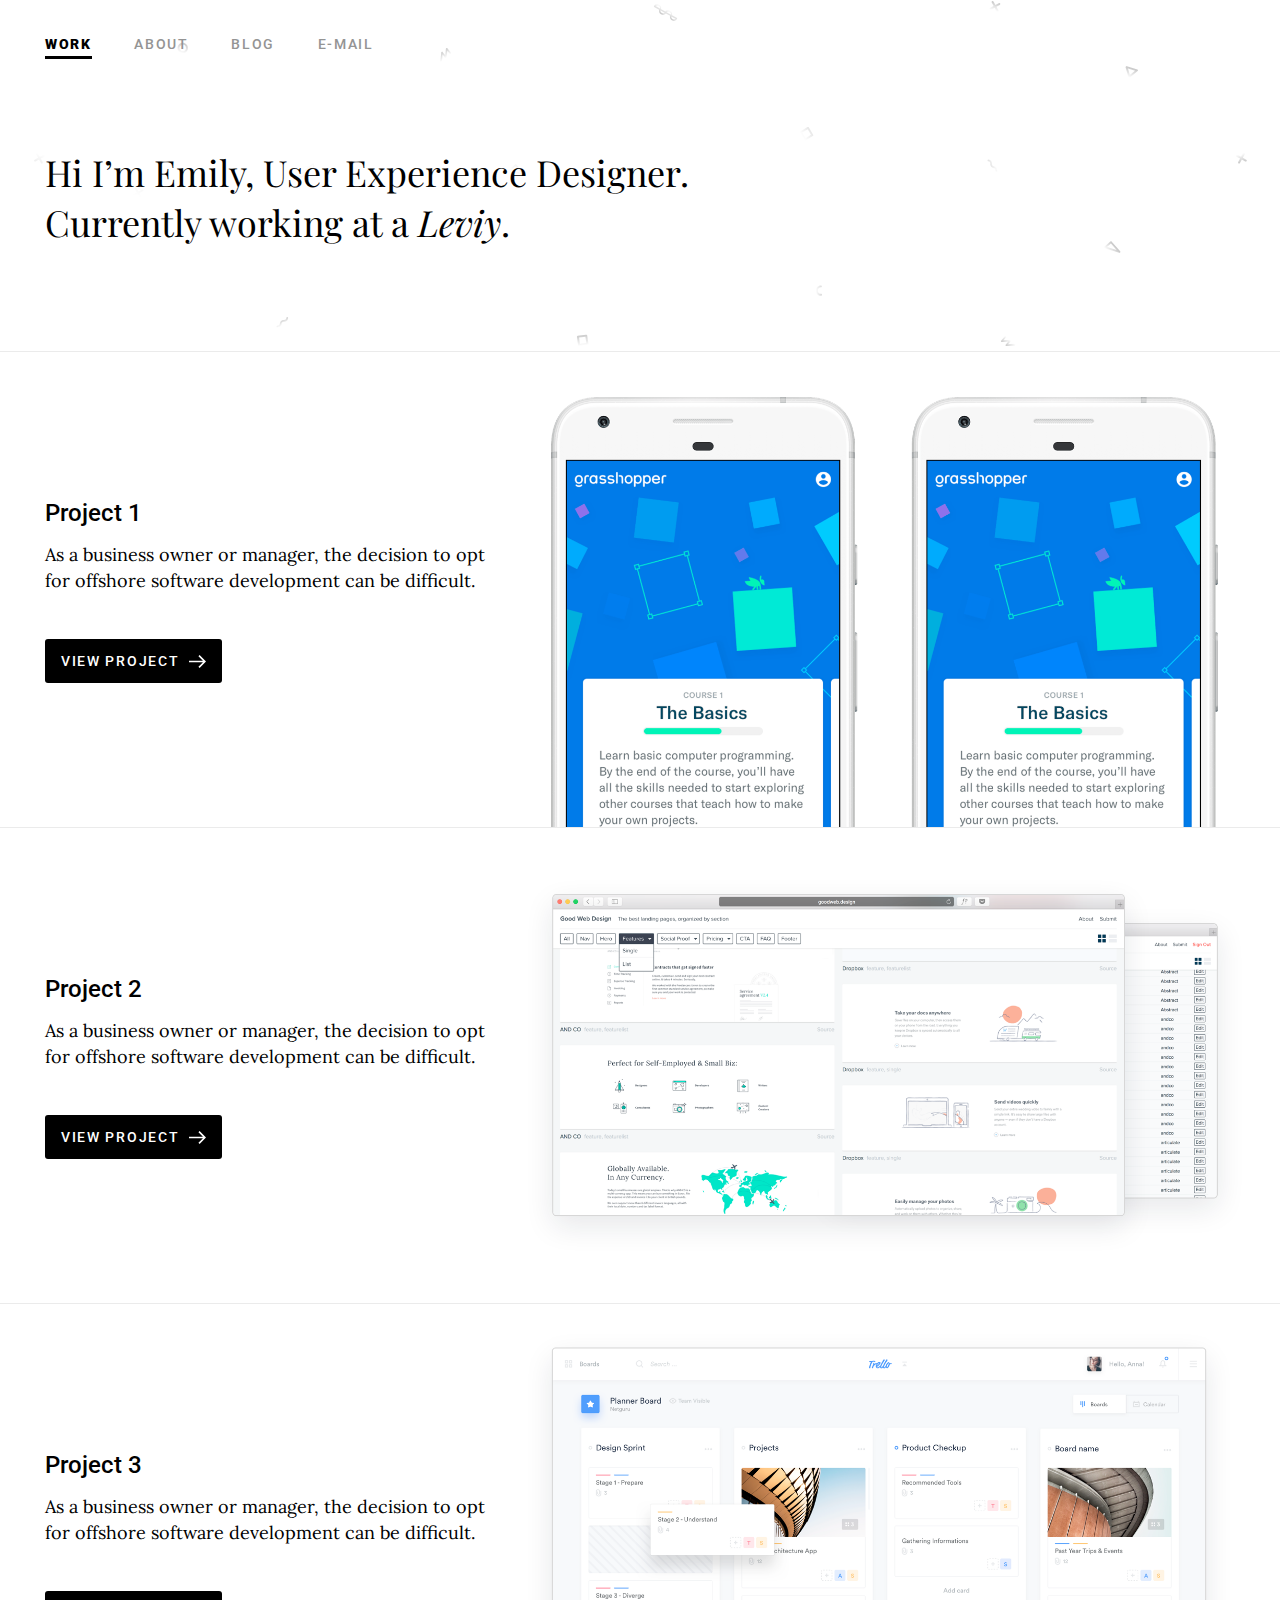
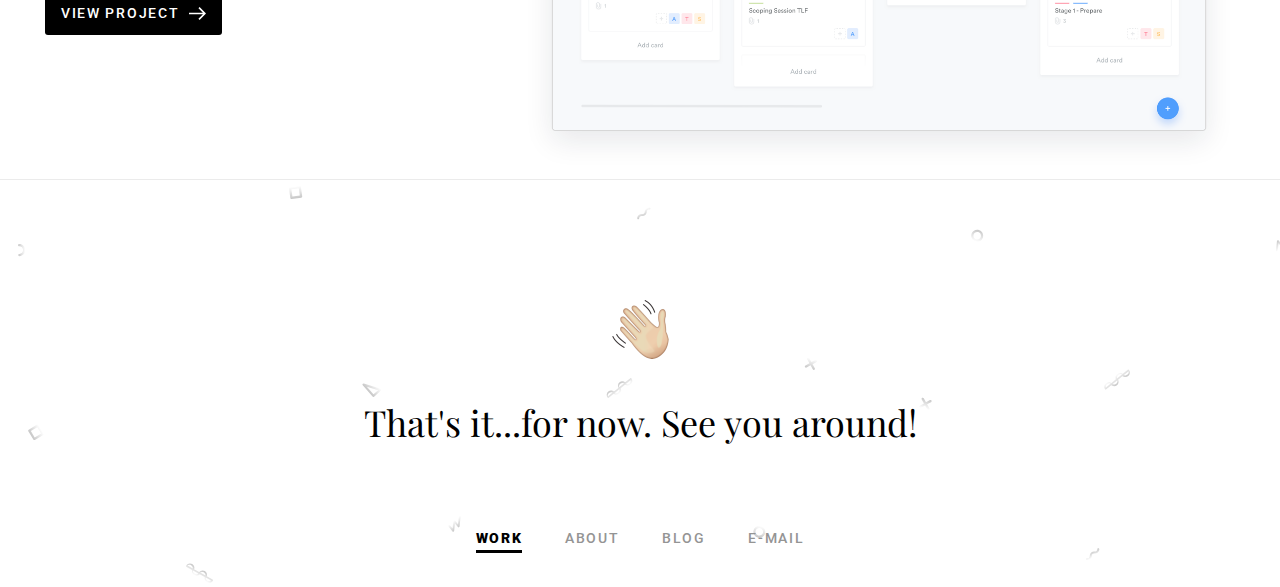
<file: index.html>
<!DOCTYPE html>
<html lang="en">

<head>
    <meta charset="utf-8">
    <meta http-equiv="X-UA-Compatible" content="IE=edge">
    <meta name="viewport" content="width=device-width, initial-scale=1, shrink-to-fit=no">
    <title>Emily Hortulanus | UX Designer</title>
    <link rel="shortcut icon" type="image/x-icon" href="images/favicon.ico">
    <link href="https://fonts.googleapis.com/css?family=Lora:400,400i,700,700i|Roboto:400,500,700,900" rel="stylesheet">
    <link href="https://fonts.googleapis.com/css?family=Playfair+Display:400,400i" rel="stylesheet">
    <link href="css/pavilion.css" rel="stylesheet">
</head>

<body>

    <section class="home-header">
        <nav class="container main-nav">
            <ul class="main-nav-list">
                <li class="main-list-item active">
                    <a class="list-item-link" href="/">Work</a>
                </li>
                <li class="main-list-item">
                    <a class="list-item-link" href="/">About</a>
                </li>
                <li class="main-list-item">
                    <a class="list-item-link" href="/">Blog</a>
                </li>
                <li class="main-list-item">
                    <a class="list-item-link" href="/">E-mail</a>
                </li>
            </ul>
        </nav>
        <div class="container home-header-mid">
            <h1 class="header-title h3-pp h3-pl h3-tp h2-tl">
                Hi I’m Emily, User Experience Designer. <br class="hide-pp">
                Currently working at a <span style="font-style: italic;">Leviy</span>.
            </h1>
            <button class="home-header-button button">
                Recent work
                <img class="button-icon" src="images/arrow-down-black.svg" alt="">
            </button>
        </div>
    </section>

    <section class="case-block">
        <div class="container">
            <div class="case-inner">
                <div class="case-block-left">
                    <h4 class="case-block-title">
                        Project 1
                    </h4>
                    <p class="case-description h5-pp h5-pl">
                        As a business owner or manager, the decision to opt for offshore software development can be difficult.
                    </p>
                    <a href="case.html">
                        <button class="button button-default">
                            View project
                            <img class="button-icon" src="images/arrow-right-white.svg" alt="">
                        </button>
                    </a>
                </div>
                <div class="case-block-right">
                    <img src="images/project-image-1.png" class="case-image case-1" alt="">
                </div>
            </div>
        </div>
    </section>

    <section class="case-block">
        <div class="container">
            <div class="case-inner">
                <div class="case-block-left">
                    <h4 class="case-block-title">
                        Project 2
                    </h4>
                    <p class="case-description h5-pp h5-pl">
                        As a business owner or manager, the decision to opt for offshore software development can be difficult.
                    </p>
                    <a href="case.html">
                        <button class="button button-default">
                            View project
                            <img class="button-icon" src="images/arrow-right-white.svg" alt="">
                        </button>
                    </a>
                </div>
                <div class="case-block-right">
                    <img src="images/test-image.png" class="case-image case-2" alt="">
                </div>
            </div>
        </div>
    </section>

    <section class="case-block">
        <div class="container">
            <div class="case-inner">
                <div class="case-block-left">
                    <h4 class="case-block-title">
                        Project 3
                    </h4>
                    <p class="case-description h5-pp h5-pl">
                        As a business owner or manager, the decision to opt for offshore software development can be difficult.
                    </p>
                    <a href="case.html">
                        <button class="button button-default">
                            View project
                            <img class="button-icon" src="images/arrow-right-white.svg" alt="">
                        </button>
                    </a>
                </div>
                <div class="case-block-right">
                    <img src="images/test-image2.png" class="case-image case-3" alt="">
                </div>
            </div>
        </div>
    </section>


    <footer class="main-footer text-center">
        <div class="container">
            <img src="images/hand-icon.png" class="footer-image" alt="">
            <h1 class="footer-title h3-pp h3-pl h3-tp h2-tl">That's it...for now. <br class="show-pp"> See you around!</h1>

            <nav class="main-nav">
                <ul class="main-nav-list">
                    <li class="main-list-item active">
                        <a class="list-item-link" href="/">Work</a>
                    </li>
                    <li class="main-list-item">
                        <a class="list-item-link" href="/">About</a>
                    </li>
                    <li class="main-list-item">
                        <a class="list-item-link" href="/">Blog</a>
                    </li>
                    <li class="main-list-item">
                        <a class="list-item-link" href="/">E-mail</a>
                    </li>
                </ul>
            </nav>
        </div>
    </footer>
    <!-- <div class="show-size"></div> -->

    <!-- Scripts -->
    <script src="https://ajax.googleapis.com/ajax/libs/jquery/2.2.2/jquery.min.js"></script>
    <script src="js/site.js"></script>
</body>

</html>
</file>
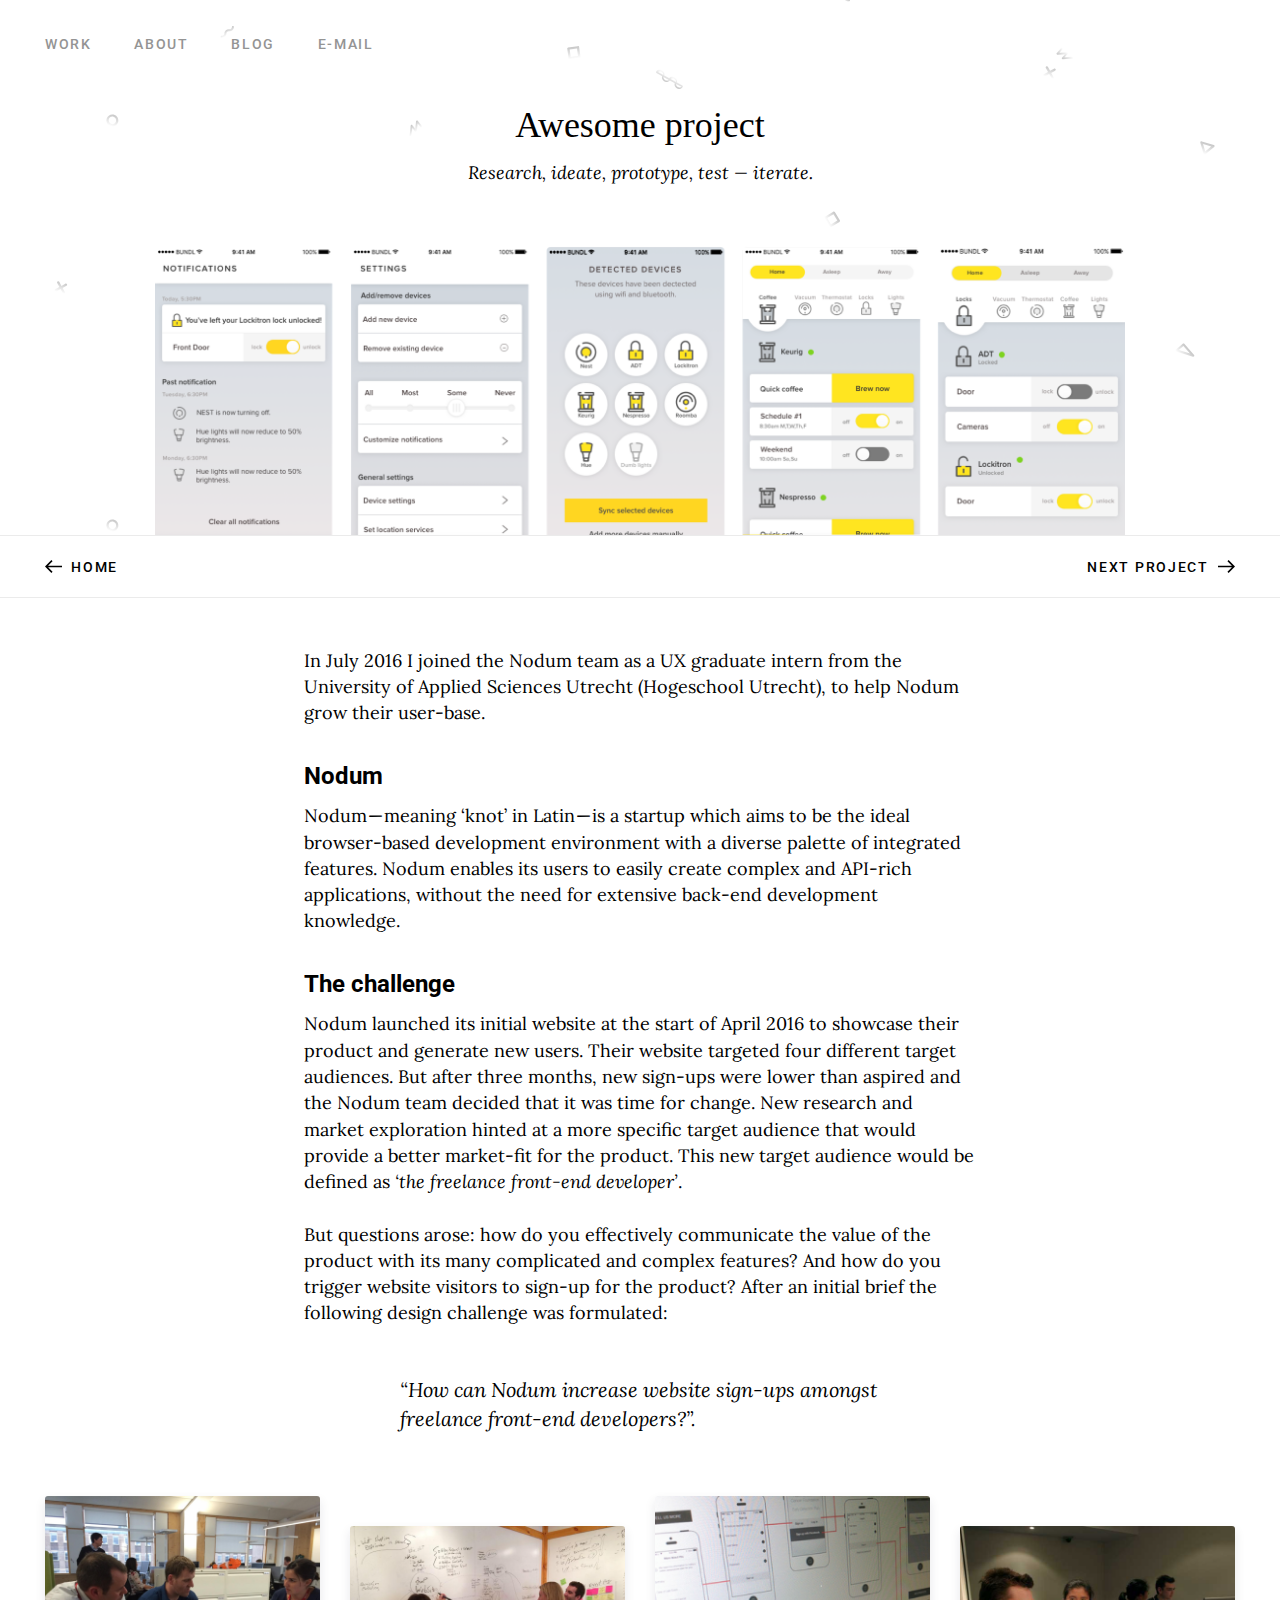
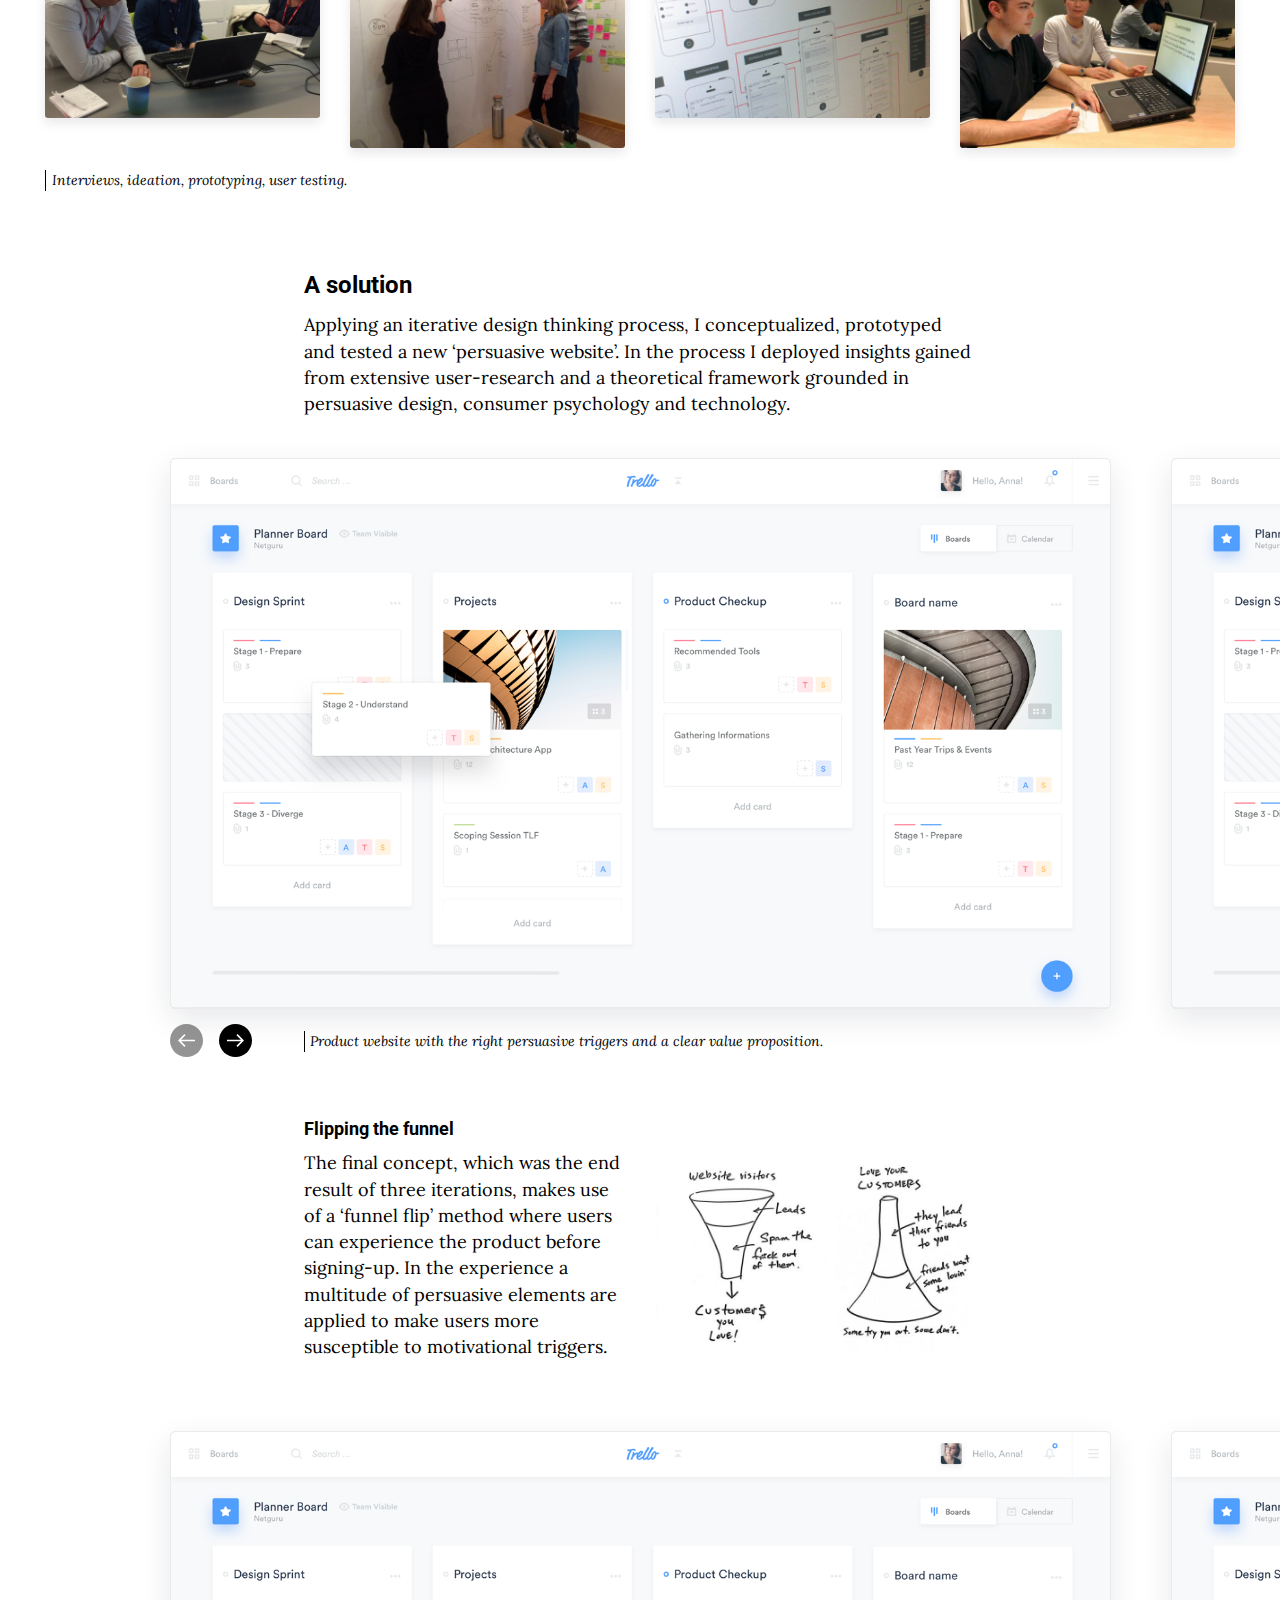
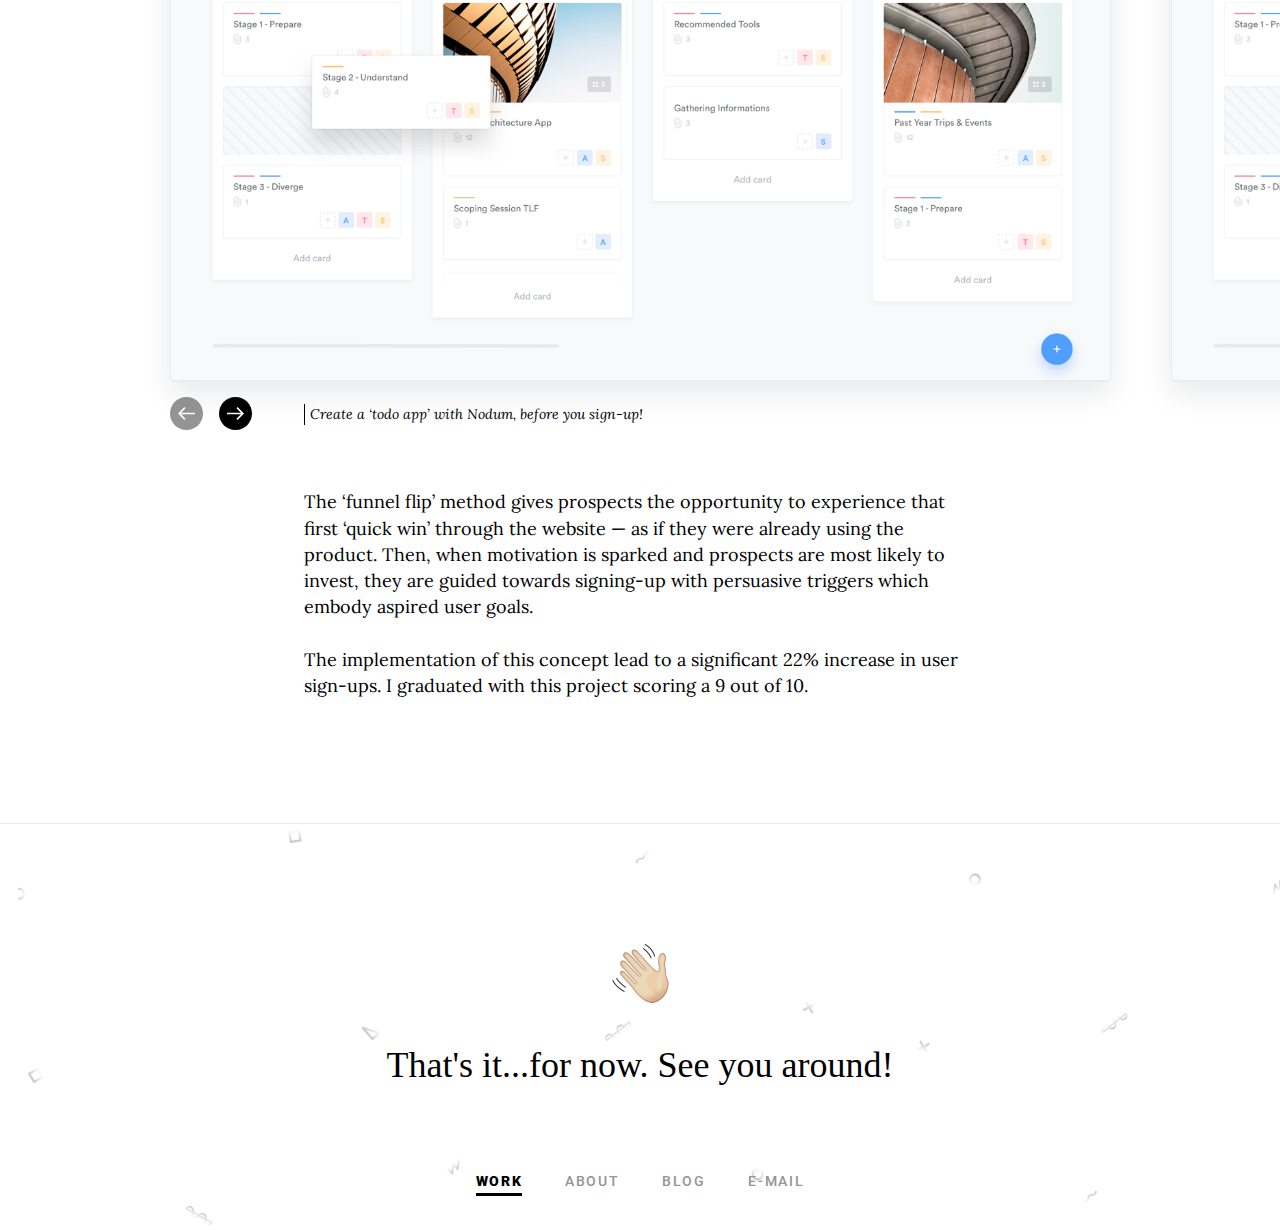
<file: case.html>
<!DOCTYPE html>
<html lang="en">

<head>
    <meta charset="utf-8">
    <meta http-equiv="X-UA-Compatible" content="IE=edge">
    <meta name="viewport" content="width=device-width, initial-scale=1, shrink-to-fit=no">
    <title>Pavilion | Example</title>
    <link rel="shortcut icon" type="image/x-icon" href="images/favicon.ico">
    <link href="https://fonts.googleapis.com/css?family=Lora:400,400i,700,700i|Roboto:400,500,700,900" rel="stylesheet">
    <link href="css/swiper.min.css" rel="stylesheet">
    <link href="css/pavilion.css" rel="stylesheet">
</head>

<body>

    <!-- Case header -->
    <section class="case-header">
        <nav class="container main-nav">
            <ul class="main-nav-list">
                <li class="main-list-item">
                    <a class="list-item-link" href="/">Work</a>
                </li>
                <li class="main-list-item">
                    <a class="list-item-link" href="/">About</a>
                </li>
                <li class="main-list-item">
                    <a class="list-item-link" href="/">Blog</a>
                </li>
                <li class="main-list-item">
                    <a class="list-item-link" href="/">E-mail</a>
                </li>
            </ul>
        </nav>
        <div class="container case-header-mid text-center text-left-pp text-left-pl text-left-tp">
            <h1 class="header-title h3-pp h3-pl h3-tp h2-tl">
                Awesome project
            </h1>
            <span class="header-tag">
                Research, ideate, prototype, test — iterate.
            </span>
        </div>
        <div class="container-tl no-padding-dt">
            <img class="case-header-image case-1" src="images/header-image.png" alt="">
        </div>
    </section>

    <!-- Case navigation -->
    <nav class="case-navigation">
        <div class="container">
            <div class="case-navigation-inner">
                <a href="/" class="case-navigation-link">
                    <img class="navigation-link-icon home" src="images/arrow-left-black.svg" alt="">
                    Home
                </a>
                <span class="sticky-project-title">
                    Awesome project
                </span>
                <a href="/" class="case-navigation-link">
                    Next project
                    <img class="navigation-link-icon next" src="images/arrow-right-black.svg" alt="">
                </a>
            </div>
        </div>
    </nav>

    <!-- Main content -->
    <section class="x-padding-lr container-tp">
        <p>
          In July 2016 I joined the Nodum team as a UX graduate intern from the University of Applied Sciences Utrecht (Hogeschool Utrecht), to help Nodum grow their user-base.
        </p>

        <h4 class="case-contents-heading-large">
            <strong>Nodum</strong>
        </h4>
        <p>Nodum — meaning ‘knot’ in Latin — is a startup which aims to be the ideal browser-based development environment with a diverse palette of integrated features. Nodum enables its users to easily create complex and API-rich applications, without the need for extensive back-end development knowledge.</p>

        <h4 class="case-contents-heading-large">
            <strong>The challenge</strong>
        </h4>
        <p>Nodum launched its initial website at the start of April 2016 to showcase their product and generate new users. Their website targeted four different target audiences. But after three months, new sign-ups were lower than aspired and the Nodum team decided that it was time for change. New research and market exploration hinted at a more specific target audience that would provide a better market-fit for the product. This new target audience would be defined as <i>‘the freelance front-end developer’</i>.<br><br>

        But questions arose: how do you effectively communicate the value of the product with its many complicated and complex features? And how do you trigger website visitors to sign-up for the product? After an initial brief the following design challenge was formulated:</p>

        <blockquote class="large-quote">
            “How can Nodum increase website sign-ups amongst freelance front-end developers?”.
        </blockquote>
    </section>

    <!-- Process cards -->
    <section class="process-cards container">
        <div class="row">
            <div class="col-dt-25 col-pp-50"><img class="process-card-img" src="images/process-1.png" alt=""></div>
            <div class="col-dt-25 col-pp-50"><img class="process-card-img push-down" src="images/process-2.png" alt=""></div>
            <div class="col-dt-25 col-pp-50"><img class="process-card-img" src="images/process-3.png" alt=""></div>
            <div class="col-dt-25 col-pp-50"><img class="process-card-img push-down" src="images/process-4.png" alt=""></div>
        </div>
    </section>

    <div class="container">
        <blockquote class="small-quote">
            <i>Interviews, ideation, prototyping, user testing.</i>
        </blockquote>
    </div>

    <section class="x-padding-lr container-tp">
        <h4 class="case-contents-heading-large">
            <strong>A solution</strong>
        </h4>
        <p>Applying an iterative design thinking process, I conceptualized, prototyped and tested a new ‘persuasive website’. In the process I deployed insights gained from extensive user-research and a theoretical framework grounded in persuasive design, consumer psychology and technology.</p>
    </section>

    <section class="slider-section no-mt">
        <div class="swiper-container swipe-1 container-tl">
            <div class="swiper-wrapper">
                <div class="swiper-slide">
                    <img src="images/slide-image.png" alt="">
                </div>
                <div class="swiper-slide">
                    <img src="images/slide-image.png" alt="">
                </div>
                <div class="swiper-slide">
                    <img src="images/slide-image.png" alt="">
                </div>
                <div class="swiper-slide">
                    <img src="images/slide-image.png" alt="">
                </div>
                <div class="swiper-slide">
                    <img src="images/slide-image.png" alt="">
                </div>
                <div class="swiper-slide">
                    <img src="images/slide-image.png" alt="">
                </div>
                <div class="swiper-slide">
                    <img src="images/slide-image.png" alt="">
                </div>
                <div class="swiper-slide">
                    <img src="images/slide-image.png" alt="">
                </div>
                <div class="swiper-slide">
                    <img src="images/slide-image.png" alt="">
                </div>
                <div class="swiper-slide">
                    <img src="images/slide-image.png" alt="">
                </div>
            </div>
        </div>

        <div class="container-tl custom-nav-container">
            <div class="swiper-custom-nav swiper-custom-nav-prev swipe-1-prev">
                <img src="images/arrow-left-white.svg" alt="">
            </div>
            <div class="swiper-custom-nav swiper-custom-nav-next swipe-1-next">
                <img src="images/arrow-right-white.svg" alt="">
            </div>
        </div>

        <div class="x-padding-lr container-tp swiper-container-pull-up">
            <blockquote class="small-quote">
                <i>Product website with the right persuasive triggers and a clear value proposition.</i>
            </blockquote>
        </div>
    </section>

    <section class="x-padding-lr container-tp">
        <h5 class="case-contents-heading-small hug-top"><strong>Flipping the funnel</strong></h5>
        <div class="row">
            <div class="col-tp-50">
                <p>
                    The final concept, which was the end result of three iterations, makes use of a ‘funnel flip’ method where users can experience the product before signing-up. In the experience a multitude of persuasive elements are applied to make users more susceptible
                    to motivational triggers.
                </p>
            </div>
            <div class="col-tp-50">
                <img src="images/funnel-flip.png" class="img-responsive hide-pl hide-pp" alt="">
            </div>
        </div>
    </section>

    <section class="slider-section">
        <div class="swiper-container container-tl swipe-2">
            <div class="swiper-wrapper">
                <div class="swiper-slide">
                    <img src="images/slide-image.png" alt="">
                </div>
                <div class="swiper-slide">
                    <img src="images/slide-image.png" alt="">
                </div>
                <div class="swiper-slide">
                    <img src="images/slide-image.png" alt="">
                </div>
                <div class="swiper-slide">
                    <img src="images/slide-image.png" alt="">
                </div>
                <div class="swiper-slide">
                    <img src="images/slide-image.png" alt="">
                </div>
                <div class="swiper-slide">
                    <img src="images/slide-image.png" alt="">
                </div>
                <div class="swiper-slide">
                    <img src="images/slide-image.png" alt="">
                </div>
                <div class="swiper-slide">
                    <img src="images/slide-image.png" alt="">
                </div>
                <div class="swiper-slide">
                    <img src="images/slide-image.png" alt="">
                </div>
                <div class="swiper-slide">
                    <img src="images/slide-image.png" alt="">
                </div>
            </div>
        </div>

        <div class="container-tl custom-nav-container">
            <div class="swiper-custom-nav swiper-custom-nav-prev swipe-2-prev">
                <img src="images/arrow-left-white.svg" alt="">
            </div>
            <div class="swiper-custom-nav swiper-custom-nav-next swipe-2-next">
                <img src="images/arrow-right-white.svg" alt="">
            </div>
        </div>

        <div class="x-padding-lr container-tp swiper-container-pull-up">
            <blockquote class="small-quote">
                <i>Create a ‘todo app’ with Nodum, before you sign-up!</i>
            </blockquote>
        </div>

    </section>

    <section class="x-padding-lr container-tp">
        <p>The ‘funnel flip’ method gives prospects the opportunity to experience that first ‘quick win’ through the website — as if they were already using the product. Then, when motivation is sparked and prospects are most likely to invest, they are guided towards signing-up with persuasive triggers which embody aspired user goals.

        <br><br>

        The implementation of this concept lead to a significant 22% increase in user sign-ups. I graduated with this project scoring a 9 out of 10.</p>
    </section>

    <br>
    <br>
    <br>
    <br>

    <footer class="main-footer text-center w-border-top">
        <div class="container">
            <img src="images/hand-icon.png" class="footer-image" alt="">
            <h1 class="footer-title h3-pp h3-pl h3-tp h2-tl">That's it...for now. <br class="show-pp"> See you around!</h1>

            <nav class="main-nav">
                <ul class="main-nav-list">
                    <li class="main-list-item active">
                        <a class="list-item-link" href="/">Work</a>
                    </li>
                    <li class="main-list-item">
                        <a class="list-item-link" href="/">About</a>
                    </li>
                    <li class="main-list-item">
                        <a class="list-item-link" href="/">Blog</a>
                    </li>
                    <li class="main-list-item">
                        <a class="list-item-link" href="/">E-mail</a>
                    </li>
                </ul>
            </nav>
        </div>
    </footer>

    <!-- Scripts -->
    <script src="https://ajax.googleapis.com/ajax/libs/jquery/2.2.2/jquery.min.js"></script>
    <script src="js/swiper.min.js"></script>
    <script src="js/jquery.resizestop.min.js"></script>
    <script src="js/site.js"></script>

    <script>
        var swiper1 = new Swiper('.swipe-1', {
            slidesPerView: '1',
            spaceBetween: 60,
            pagination: {
                el: '.swiper-pagination',
                clickable: true,
            },
            navigation: {
                nextEl: '.swipe-1-next',
                prevEl: '.swipe-1-prev',
            },
        });

        var swiper2 = new Swiper('.swipe-2', {
            slidesPerView: '1',
            spaceBetween: 60,
            pagination: {
                el: '.swiper-pagination',
                clickable: true,
            },
            navigation: {
                nextEl: '.swipe-2-next',
                prevEl: '.swipe-2-prev',
            },
        });

        var getOffset = function(obj) {
            return obj.offset().top;
        }

        var bodyEl = $("body");
        var caseNav = $(".case-navigation");
        var navOffset = getOffset(caseNav);

        $(window).on("resizestop",function(){
            navOffset = getOffset(caseNav);
        });

        $(window).on("scroll", function(){
            var docScroll = $(document).scrollTop();

            if (docScroll >= navOffset && !bodyEl.hasClass("sticky")) {
                bodyEl.addClass("sticky");
            } else if (docScroll < navOffset && bodyEl.hasClass("sticky")) {
                bodyEl.removeClass("sticky");
            }
        });

    </script>
</body>

</html>
</file>
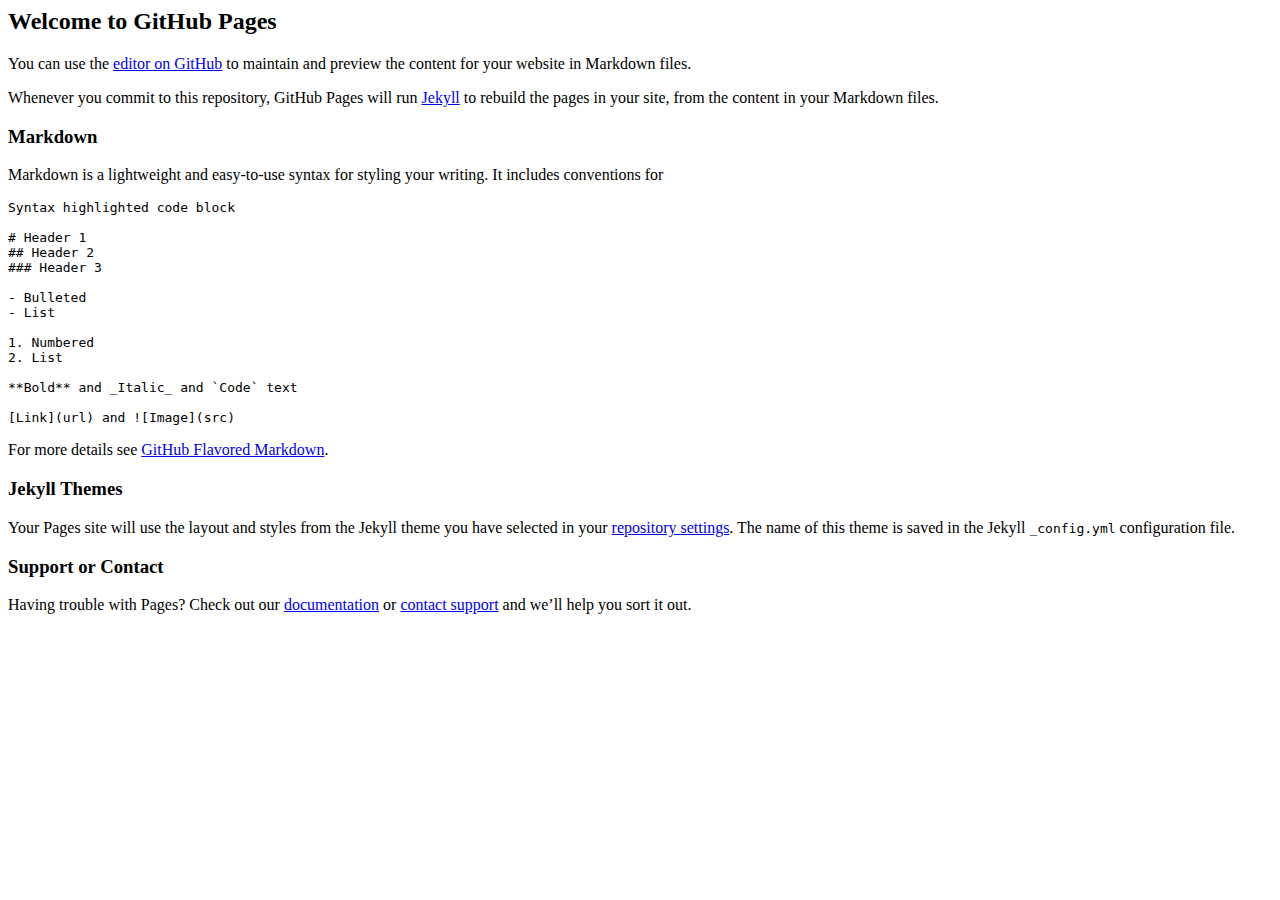
<file: README.html>
<html>
      <head>
        <meta charset="UTF-8">
        <title>README.md</title>
      </head>
      <body>
        <h2 id="welcome-to-github-pages">Welcome to GitHub Pages</h2>
<p>You can use the <a href="https://github.com/EmilyHortulanus/new-website/edit/master/README.md">editor on GitHub</a> to maintain and preview the content for your website in Markdown files.</p>
<p>Whenever you commit to this repository, GitHub Pages will run <a href="https://jekyllrb.com/">Jekyll</a> to rebuild the pages in your site, from the content in your Markdown files.</p>
<h3 id="markdown">Markdown</h3>
<p>Markdown is a lightweight and easy-to-use syntax for styling your writing. It includes conventions for</p>
<pre><code class="lang-markdown">Syntax highlighted code block

# Header 1
## Header 2
### Header 3

- Bulleted
- List

1. Numbered
2. List

**Bold** and _Italic_ and `Code` text

[Link](url) and ![Image](src)
</code></pre>
<p>For more details see <a href="https://guides.github.com/features/mastering-markdown/">GitHub Flavored Markdown</a>.</p>
<h3 id="jekyll-themes">Jekyll Themes</h3>
<p>Your Pages site will use the layout and styles from the Jekyll theme you have selected in your <a href="https://github.com/EmilyHortulanus/new-website/settings">repository settings</a>. The name of this theme is saved in the Jekyll <code>_config.yml</code> configuration file.</p>
<h3 id="support-or-contact">Support or Contact</h3>
<p>Having trouble with Pages? Check out our <a href="https://help.github.com/categories/github-pages-basics/">documentation</a> or <a href="https://github.com/contact">contact support</a> and we’ll help you sort it out.</p>

      </body>
    </html>
</file>
<file: css/pavilion.css>
/* custom mixins */
/**
  * Power function
  */
/**
  * Modular typography scale function
  */
/**
  * Container
  */
/**
  * Standard button
  */
/**
  * Clearfix
  */
/**
  * Rem units: normal and small, defined on the <html> tag. Switches to small on $size-switch.
  * Rem's are used in Pavilion for box model sizing, positioning and adjustments.
  */
/**
  * Em units: normal and small, defined on the <body> tag. Switches to small on $size-switch.
  * Em's are used in Pavilion for typographic elements.
  */
/**
  * Breakpoints
  */
/* Minimum screenwidth for phone landscape. */
/* Minimum screenwidth for tablet portrait. */
/* Minimum screenwidth for tablet landscape. */
/* Minimum screenwidth for desktop. */
/* Margin added to each breakpoints minimum width. */
/* Minimum screenwidth at which the EM & REM sizes switch from small to normal. */
/**
  * Border width and radius for buttons and inputs.
  */
/* also used on horizontal rules */
/**
  * Colors and tints.
  */
/**
  * Heading sizes with modular scaling.
  * Increase or decrease the number behind the decimal point.
  * For scale ratios see: http://type-scale.com/
  */
/**
  * Font-weights, you can set your own values to match your font specs.
  */
/**
  * Base and heading font-weights.
  */
/**
  * Base line-height.
  */
/**
  * Base and heading font stack.
  */
/*! normalize.css v5.0.0 | MIT License | github.com/necolas/normalize.css */
/**
 * 1. Change the default font family in all browsers (opinionated).
 * 2. Correct the line height in all browsers.
 * 3. Prevent adjustments of font size after orientation changes in
 *    IE on Windows Phone and in iOS.
 */
/* Document
   ========================================================================== */
html {
  font-family: sans-serif;
  /* 1 */
  line-height: 1.15;
  /* 2 */
  -ms-text-size-adjust: 100%;
  /* 3 */
  -webkit-text-size-adjust: 100%;
  /* 3 */ }

/* Sections
   ========================================================================== */
/**
 * Remove the margin in all browsers (opinionated).
 */
body {
  margin: 0; }

/**
 * Add the correct display in IE 9-.
 */
article,
aside,
footer,
header,
nav,
section {
  display: block; }

/**
 * Correct the font size and margin on `h1` elements within `section` and
 * `article` contexts in Chrome, Firefox, and Safari.
 */
h1 {
  font-size: 2em;
  margin: 0.67em 0; }

/* Grouping content
   ========================================================================== */
/**
 * Add the correct display in IE 9-.
 * 1. Add the correct display in IE.
 */
figcaption,
figure,
main {
  /* 1 */
  display: block; }

/**
 * Add the correct margin in IE 8.
 */
figure {
  margin: 1em 40px; }

/**
 * 1. Add the correct box sizing in Firefox.
 * 2. Show the overflow in Edge and IE.
 */
hr {
  -webkit-box-sizing: content-box;
  box-sizing: content-box;
  /* 1 */
  height: 0;
  /* 1 */
  overflow: visible;
  /* 2 */ }

/**
 * 1. Correct the inheritance and scaling of font size in all browsers.
 * 2. Correct the odd `em` font sizing in all browsers.
 */
pre {
  font-family: monospace, monospace;
  /* 1 */
  font-size: 1em;
  /* 2 */ }

/* Text-level semantics
   ========================================================================== */
/**
 * 1. Remove the gray background on active links in IE 10.
 * 2. Remove gaps in links underline in iOS 8+ and Safari 8+.
 */
a {
  background-color: transparent;
  /* 1 */
  -webkit-text-decoration-skip: objects;
  /* 2 */ }

/**
 * Remove the outline on focused links when they are also active or hovered
 * in all browsers (opinionated).
 */
a:active,
a:hover {
  outline-width: 0; }

/**
 * 1. Remove the bottom border in Firefox 39-.
 * 2. Add the correct text decoration in Chrome, Edge, IE, Opera, and Safari.
 */
abbr[title] {
  border-bottom: none;
  /* 1 */
  text-decoration: underline;
  /* 2 */
  -webkit-text-decoration: underline dotted;
  text-decoration: underline dotted;
  /* 2 */ }

/**
 * Prevent the duplicate application of `bolder` by the next rule in Safari 6.
 */
b,
strong {
  font-weight: inherit; }

/**
 * Add the correct font weight in Chrome, Edge, and Safari.
 */
b,
strong {
  font-weight: bolder; }

/**
 * 1. Correct the inheritance and scaling of font size in all browsers.
 * 2. Correct the odd `em` font sizing in all browsers.
 */
code,
kbd,
samp {
  font-family: monospace, monospace;
  /* 1 */
  font-size: 1em;
  /* 2 */ }

/**
 * Add the correct font style in Android 4.3-.
 */
dfn {
  font-style: italic; }

/**
 * Add the correct background and color in IE 9-.
 */
mark {
  background-color: #ff0;
  color: #000; }

/**
 * Add the correct font size in all browsers.
 */
small {
  font-size: 80%; }

/**
 * Prevent `sub` and `sup` elements from affecting the line height in
 * all browsers.
 */
sub,
sup {
  font-size: 75%;
  line-height: 0;
  position: relative;
  vertical-align: baseline; }

sub {
  bottom: -0.25em; }

sup {
  top: -0.5em; }

/* Embedded content
   ========================================================================== */
/**
 * Add the correct display in IE 9-.
 */
audio,
video {
  display: inline-block; }

/**
 * Add the correct display in iOS 4-7.
 */
audio:not([controls]) {
  display: none;
  height: 0; }

/**
 * Remove the border on images inside links in IE 10-.
 */
img {
  border-style: none; }

/**
 * Hide the overflow in IE.
 */
svg:not(:root) {
  overflow: hidden; }

/* Forms
   ========================================================================== */
/**
 * 1. Change the font styles in all browsers (opinionated).
 * 2. Remove the margin in Firefox and Safari.
 */
button,
input,
optgroup,
select,
textarea {
  font-family: sans-serif;
  /* 1 */
  font-size: 100%;
  /* 1 */
  line-height: 1.15;
  /* 1 */
  margin: 0;
  /* 2 */ }

/**
 * Show the overflow in IE.
 * 1. Show the overflow in Edge.
 */
button,
input {
  /* 1 */
  overflow: visible; }

/**
 * Remove the inheritance of text transform in Edge, Firefox, and IE.
 * 1. Remove the inheritance of text transform in Firefox.
 */
button,
select {
  /* 1 */
  text-transform: none; }

/**
 * 1. Prevent a WebKit bug where (2) destroys native `audio` and `video`
 *    controls in Android 4.
 * 2. Correct the inability to style clickable types in iOS and Safari.
 */
button,
html [type="button"],
[type="reset"],
[type="submit"] {
  -webkit-appearance: button;
  /* 2 */ }

/**
 * Remove the inner border and padding in Firefox.
 */
button::-moz-focus-inner,
[type="button"]::-moz-focus-inner,
[type="reset"]::-moz-focus-inner,
[type="submit"]::-moz-focus-inner {
  border-style: none;
  padding: 0; }

/**
 * Restore the focus styles unset by the previous rule.
 */
button:-moz-focusring,
[type="button"]:-moz-focusring,
[type="reset"]:-moz-focusring,
[type="submit"]:-moz-focusring {
  outline: 1px dotted ButtonText; }

/**
 * Change the border, margin, and padding in all browsers (opinionated).
 */
fieldset {
  border: 1px solid #c0c0c0;
  margin: 0 2px;
  padding: 0.35em 0.625em 0.75em; }

/**
 * 1. Correct the text wrapping in Edge and IE.
 * 2. Correct the color inheritance from `fieldset` elements in IE.
 * 3. Remove the padding so developers are not caught out when they zero out
 *    `fieldset` elements in all browsers.
 */
legend {
  -webkit-box-sizing: border-box;
  box-sizing: border-box;
  /* 1 */
  color: inherit;
  /* 2 */
  display: table;
  /* 1 */
  max-width: 100%;
  /* 1 */
  padding: 0;
  /* 3 */
  white-space: normal;
  /* 1 */ }

/**
 * 1. Add the correct display in IE 9-.
 * 2. Add the correct vertical alignment in Chrome, Firefox, and Opera.
 */
progress {
  display: inline-block;
  /* 1 */
  vertical-align: baseline;
  /* 2 */ }

/**
 * Remove the default vertical scrollbar in IE.
 */
textarea {
  overflow: auto; }

/**
 * 1. Add the correct box sizing in IE 10-.
 * 2. Remove the padding in IE 10-.
 */
[type="checkbox"],
[type="radio"] {
  -webkit-box-sizing: border-box;
  box-sizing: border-box;
  /* 1 */
  padding: 0;
  /* 2 */ }

/**
 * Correct the cursor style of increment and decrement buttons in Chrome.
 */
[type="number"]::-webkit-inner-spin-button,
[type="number"]::-webkit-outer-spin-button {
  height: auto; }

/**
 * 1. Correct the odd appearance in Chrome and Safari.
 * 2. Correct the outline style in Safari.
 */
[type="search"] {
  -webkit-appearance: textfield;
  /* 1 */
  outline-offset: -2px;
  /* 2 */ }

/**
 * Remove the inner padding and cancel buttons in Chrome and Safari on macOS.
 */
[type="search"]::-webkit-search-cancel-button,
[type="search"]::-webkit-search-decoration {
  -webkit-appearance: none; }

/**
 * 1. Correct the inability to style clickable types in iOS and Safari.
 * 2. Change font properties to `inherit` in Safari.
 */
::-webkit-file-upload-button {
  -webkit-appearance: button;
  /* 1 */
  font: inherit;
  /* 2 */ }

/* Interactive
   ========================================================================== */
/*
 * Add the correct display in IE 9-.
 * 1. Add the correct display in Edge, IE, and Firefox.
 */
details,
menu {
  display: block; }

/*
 * Add the correct display in all browsers.
 */
summary {
  display: list-item; }

/* Scripting
   ========================================================================== */
/**
 * Add the correct display in IE 9-.
 */
canvas {
  display: inline-block; }

/**
 * Add the correct display in IE.
 */
template {
  display: none; }

/* Hidden
   ========================================================================== */
/**
 * Add the correct display in IE 10-.
 */
[hidden] {
  display: none; }

/**
  * HTML tag properties
  * REM size normal and small are set here for component sizing.
  */
html {
  font-size: 10px;
  /* Small rem-size */ }
  @media (min-width: 768px) {
    html {
      font-size: 15px;
      /* Regular font-size */ } }

/**
  * Body properties
  * EM size is set here for typography elements.
  */
body {
  font-family: "Lora", Helvetica, Arial, serif;
  font-weight: 400;
  text-rendering: optimizeLegibility;
  -webkit-tap-highlight-color: transparent;
  -webkit-tap-highlight-color: transparent;
  line-height: 1.46;
  color: #000;
  font-size: 16px;
  /* Small font-size */ }
  @media (min-width: 768px) {
    body {
      font-size: 18px;
      /* Regular font-size */ } }

/**
  * Border-box-sizing on all elements & pseudo elements
  */
*, *:before, *:after {
  -webkit-box-sizing: border-box;
  -moz-box-sizing: border-box;
  box-sizing: border-box; }

/**
  * Container base styles.
  */
.container,
.container-full-width,
.container-pp,
.container-pl,
.container-tp,
.container-tl {
  margin: 0 auto;
  padding-right: 1.5rem;
  padding-left: 1.5rem; }
  @media (min-width: 768px) {
    .container,
    .container-full-width,
    .container-pp,
    .container-pl,
    .container-tp,
    .container-tl {
      padding-right: 1rem;
      padding-left: 1rem; } }
  .container:before,
  .container-full-width:before,
  .container-pp:before,
  .container-pl:before,
  .container-tp:before,
  .container-tl:before {
    content: " ";
    display: table; }
  .container:after,
  .container-full-width:after,
  .container-pp:after,
  .container-pl:after,
  .container-tp:after,
  .container-tl:after {
    content: " ";
    display: table;
    clear: both; }

/**
  * Media queries for containers, set container size per media query.
  */
@media (min-width: 540px) {
  .container,
  .container-tl,
  .container-tp,
  .container-pl {
    max-width: 520px; } }

@media (min-width: 768px) {
  .container,
  .container-tl,
  .container-tp {
    max-width: 748px; } }

@media (min-width: 991px) {
  .container,
  .container-tl {
    max-width: 971px; } }

@media (min-width: 1240px) {
  .container {
    max-width: 1220px; } }

/**
  * Rows & Columns
  */
.row {
  margin-right: -1.5rem;
  margin-left: -1.5rem; }
  @media (min-width: 768px) {
    .row {
      margin-right: -1rem;
      margin-left: -1rem; } }
  .row:before {
    content: " ";
    display: table; }
  .row:after {
    content: " ";
    display: table;
    clear: both; }
  .row .col-pp-10,
  .row .col-pp-20,
  .row .col-pp-25,
  .row .col-pp-30,
  .row .col-pp-33,
  .row .col-pp-40,
  .row .col-pp-50,
  .row .col-pp-60,
  .row .col-pp-70,
  .row .col-pp-66,
  .row .col-pp-75,
  .row .col-pp-80,
  .row .col-pp-90,
  .row .col-pp-100,
  .row .col-pl-10,
  .row .col-pl-20,
  .row .col-pl-25,
  .row .col-pl-30,
  .row .col-pl-33,
  .row .col-pl-40,
  .row .col-pl-50,
  .row .col-pl-60,
  .row .col-pl-66,
  .row .col-pl-70,
  .row .col-pl-75,
  .row .col-pl-80,
  .row .col-pl-90,
  .row .col-pl-100,
  .row .col-tp-10,
  .row .col-tp-20,
  .row .col-tp-25,
  .row .col-tp-30,
  .row .col-tp-33,
  .row .col-tp-40,
  .row .col-tp-50,
  .row .col-tp-60,
  .row .col-tp-66,
  .row .col-tp-70,
  .row .col-tp-75,
  .row .col-tp-80,
  .row .col-tp-90,
  .row .col-tp-100,
  .row .col-tl-10,
  .row .col-tl-20,
  .row .col-tl-25,
  .row .col-tl-30,
  .row .col-tl-33,
  .row .col-tl-40,
  .row .col-tl-50,
  .row .col-tl-60,
  .row .col-tl-66,
  .row .col-tl-70,
  .row .col-tl-75,
  .row .col-tl-80,
  .row .col-tl-90,
  .row .col-tl-100,
  .row .col-dt-10,
  .row .col-dt-20,
  .row .col-dt-25,
  .row .col-dt-30,
  .row .col-dt-33,
  .row .col-dt-40,
  .row .col-dt-50,
  .row .col-dt-60,
  .row .col-dt-66,
  .row .col-dt-70,
  .row .col-dt-75,
  .row .col-dt-80,
  .row .col-dt-90,
  .row .col-dt-100 {
    position: relative;
    width: 100%;
    float: left;
    padding-right: 1.5rem;
    padding-left: 1.5rem; }
    @media (min-width: 768px) {
      .row .col-pp-10,
      .row .col-pp-20,
      .row .col-pp-25,
      .row .col-pp-30,
      .row .col-pp-33,
      .row .col-pp-40,
      .row .col-pp-50,
      .row .col-pp-60,
      .row .col-pp-70,
      .row .col-pp-66,
      .row .col-pp-75,
      .row .col-pp-80,
      .row .col-pp-90,
      .row .col-pp-100,
      .row .col-pl-10,
      .row .col-pl-20,
      .row .col-pl-25,
      .row .col-pl-30,
      .row .col-pl-33,
      .row .col-pl-40,
      .row .col-pl-50,
      .row .col-pl-60,
      .row .col-pl-66,
      .row .col-pl-70,
      .row .col-pl-75,
      .row .col-pl-80,
      .row .col-pl-90,
      .row .col-pl-100,
      .row .col-tp-10,
      .row .col-tp-20,
      .row .col-tp-25,
      .row .col-tp-30,
      .row .col-tp-33,
      .row .col-tp-40,
      .row .col-tp-50,
      .row .col-tp-60,
      .row .col-tp-66,
      .row .col-tp-70,
      .row .col-tp-75,
      .row .col-tp-80,
      .row .col-tp-90,
      .row .col-tp-100,
      .row .col-tl-10,
      .row .col-tl-20,
      .row .col-tl-25,
      .row .col-tl-30,
      .row .col-tl-33,
      .row .col-tl-40,
      .row .col-tl-50,
      .row .col-tl-60,
      .row .col-tl-66,
      .row .col-tl-70,
      .row .col-tl-75,
      .row .col-tl-80,
      .row .col-tl-90,
      .row .col-tl-100,
      .row .col-dt-10,
      .row .col-dt-20,
      .row .col-dt-25,
      .row .col-dt-30,
      .row .col-dt-33,
      .row .col-dt-40,
      .row .col-dt-50,
      .row .col-dt-60,
      .row .col-dt-66,
      .row .col-dt-70,
      .row .col-dt-75,
      .row .col-dt-80,
      .row .col-dt-90,
      .row .col-dt-100 {
        padding-right: 1rem;
        padding-left: 1rem; } }
  .row .col-pp-10 {
    width: 10%; }
  .row .col-pp-20 {
    width: 20%; }
  .row .col-pp-25 {
    width: 25%; }
  .row .col-pp-30 {
    width: 30%; }
  .row .col-pp-33 {
    width: 33.3333%; }
  .row .col-pp-40 {
    width: 40%; }
  .row .col-pp-50 {
    width: 50%; }
  .row .col-pp-60 {
    width: 60%; }
  .row .col-pp-66 {
    width: 66.6666%; }
  .row .col-pp-70 {
    width: 70%; }
  .row .col-pp-75 {
    width: 75%; }
  .row .col-pp-80 {
    width: 80%; }
  .row .col-pp-90 {
    width: 90%; }
  .row .col-pp-100 {
    width: 100%; }
  @media (min-width: 540px) {
    .row .col-pl-10 {
      width: 10%; }
    .row .col-pl-20 {
      width: 20%; }
    .row .col-pl-25 {
      width: 25%; }
    .row .col-pl-30 {
      width: 30%; }
    .row .col-pl-33 {
      width: 33.3333%; }
    .row .col-pl-40 {
      width: 40%; }
    .row .col-pl-50 {
      width: 50%; }
    .row .col-pl-60 {
      width: 60%; }
    .row .col-pl-66 {
      width: 66.6666%; }
    .row .col-pl-70 {
      width: 70%; }
    .row .col-pl-75 {
      width: 75%; }
    .row .col-pl-80 {
      width: 80%; }
    .row .col-pl-90 {
      width: 90%; }
    .row .col-pl-100 {
      width: 100%; } }
  @media (min-width: 768px) {
    .row .col-tp-10 {
      width: 10%; }
    .row .col-tp-20 {
      width: 20%; }
    .row .col-tp-25 {
      width: 25%; }
    .row .col-tp-30 {
      width: 30%; }
    .row .col-tp-33 {
      width: 33.3333%; }
    .row .col-tp-40 {
      width: 40%; }
    .row .col-tp-50 {
      width: 50%; }
    .row .col-tp-60 {
      width: 60%; }
    .row .col-tp-66 {
      width: 66.6666%; }
    .row .col-tp-70 {
      width: 70%; }
    .row .col-tp-75 {
      width: 75%; }
    .row .col-tp-80 {
      width: 80%; }
    .row .col-tp-90 {
      width: 90%; }
    .row .col-tp-100 {
      width: 100%; } }
  @media (min-width: 991px) {
    .row .col-tl-10 {
      width: 10%; }
    .row .col-tl-20 {
      width: 20%; }
    .row .col-tl-25 {
      width: 25%; }
    .row .col-tl-30 {
      width: 30%; }
    .row .col-tl-33 {
      width: 33.3333%; }
    .row .col-tl-40 {
      width: 40%; }
    .row .col-tl-50 {
      width: 50%; }
    .row .col-tl-60 {
      width: 60%; }
    .row .col-tl-66 {
      width: 66.6666%; }
    .row .col-tl-70 {
      width: 70%; }
    .row .col-tl-75 {
      width: 75%; }
    .row .col-tl-80 {
      width: 80%; }
    .row .col-tl-90 {
      width: 90%; }
    .row .col-tl-100 {
      width: 100%; } }
  @media (min-width: 1240px) {
    .row .col-dt-10 {
      width: 10%; }
    .row .col-dt-20 {
      width: 20%; }
    .row .col-dt-25 {
      width: 25%; }
    .row .col-dt-30 {
      width: 30%; }
    .row .col-dt-33 {
      width: 33.3333%; }
    .row .col-dt-40 {
      width: 40%; }
    .row .col-dt-50 {
      width: 50%; }
    .row .col-dt-60 {
      width: 60%; }
    .row .col-dt-66 {
      width: 66.6666%; }
    .row .col-dt-70 {
      width: 70%; }
    .row .col-dt-75 {
      width: 75%; }
    .row .col-dt-80 {
      width: 80%; }
    .row .col-dt-90 {
      width: 90%; }
    .row .col-dt-100 {
      width: 100%; } }

/**
  * Offsets for columns
  */
@media (max-width: 539px) {
  .offset-pp-10 {
    margin-left: 10%; }
  .offset-pp-20 {
    margin-left: 20%; }
  .offset-pp-25 {
    margin-left: 25%; }
  .offset-pp-30 {
    margin-left: 30%; }
  .offset-pp-33 {
    margin-left: 33.3333%; }
  .offset-pp-40 {
    margin-left: 40%; }
  .offset-pp-50 {
    margin-left: 50%; }
  .offset-pp-60 {
    margin-left: 60%; }
  .offset-pp-66 {
    margin-left: 66.6666%; }
  .offset-pp-70 {
    margin-left: 70%; }
  .offset-pp-75 {
    margin-left: 75%; }
  .offset-pp-80 {
    margin-left: 80%; }
  .offset-pp-90 {
    margin-left: 90%; } }

@media (min-width: 540px) and (max-width: 767px) {
  .offset-pl-10 {
    margin-left: 10%; }
  .offset-pl-20 {
    margin-left: 20%; }
  .offset-pl-25 {
    margin-left: 25%; }
  .offset-pl-30 {
    margin-left: 30%; }
  .offset-pl-33 {
    margin-left: 33.3333%; }
  .offset-pl-40 {
    margin-left: 40%; }
  .offset-pl-50 {
    margin-left: 50%; }
  .offset-pl-60 {
    margin-left: 60%; }
  .offset-pl-66 {
    margin-left: 66.6666%; }
  .offset-pl-70 {
    margin-left: 70%; }
  .offset-pl-75 {
    margin-left: 75%; }
  .offset-pl-80 {
    margin-left: 80%; }
  .offset-pl-90 {
    margin-left: 80%; } }

@media (min-width: 768px) and (max-width: 990px) {
  .offset-tp-10 {
    margin-left: 10%; }
  .offset-tp-20 {
    margin-left: 20%; }
  .offset-tp-25 {
    margin-left: 25%; }
  .offset-tp-30 {
    margin-left: 30%; }
  .offset-tp-33 {
    margin-left: 33.3333%; }
  .offset-tp-40 {
    margin-left: 40%; }
  .offset-tp-50 {
    margin-left: 50%; }
  .offset-tp-60 {
    margin-left: 60%; }
  .offset-tp-66 {
    margin-left: 66.6666%; }
  .offset-tp-70 {
    margin-left: 70%; }
  .offset-tp-75 {
    margin-left: 75%; }
  .offset-tp-80 {
    margin-left: 80%; }
  .offset-tp-90 {
    margin-left: 90%; } }

@media (min-width: 991px) and (max-width: 1239px) {
  .offset-tl-10 {
    margin-left: 10%; }
  .offset-tl-20 {
    margin-left: 20%; }
  .offset-tl-25 {
    margin-left: 25%; }
  .offset-tl-30 {
    margin-left: 30%; }
  .offset-tl-33 {
    margin-left: 33.3333%; }
  .offset-tl-40 {
    margin-left: 40%; }
  .offset-tl-50 {
    margin-left: 50%; }
  .offset-tl-60 {
    margin-left: 60%; }
  .offset-tl-66 {
    margin-left: 66.6666%; }
  .offset-tl-70 {
    margin-left: 70%; }
  .offset-tl-75 {
    margin-left: 75%; }
  .offset-tl-80 {
    margin-left: 80%; }
  .offset-tl-90 {
    margin-left: 90%; } }

@media (min-width: 1240px) {
  .offset-dt-10 {
    margin-left: 10%; }
  .offset-dt-20 {
    margin-left: 20%; }
  .offset-dt-25 {
    margin-left: 25%; }
  .offset-dt-30 {
    margin-left: 30%; }
  .offset-dt-33 {
    margin-left: 33.3333%; }
  .offset-dt-40 {
    margin-left: 40%; }
  .offset-dt-50 {
    margin-left: 50%; }
  .offset-dt-60 {
    margin-left: 60%; }
  .offset-dt-66 {
    margin-left: 66.6666%; }
  .offset-dt-70 {
    margin-left: 70%; }
  .offset-dt-75 {
    margin-left: 75%; }
  .offset-dt-80 {
    margin-left: 80%; }
  .offset-dt-90 {
    margin-left: 90%; } }

/**
  * Push classes for columns
  */
@media (max-width: 539px) {
  .push-pp-10 {
    left: 10%; }
  .push-pp-20 {
    left: 20%; }
  .push-pp-25 {
    left: 25%; }
  .push-pp-30 {
    left: 30%; }
  .push-pp-33 {
    left: 33.3333%; }
  .push-pp-40 {
    left: 40%; }
  .push-pp-50 {
    left: 50%; }
  .push-pp-60 {
    left: 60%; }
  .push-pp-66 {
    left: 66.6666%; }
  .push-pp-70 {
    left: 70%; }
  .push-pp-75 {
    left: 75%; }
  .push-pp-80 {
    left: 80%; }
  .push-pp-90 {
    left: 90%; } }

@media (min-width: 540px) and (max-width: 767px) {
  .push-pl-10 {
    left: 10%; }
  .push-pl-20 {
    left: 20%; }
  .push-pl-25 {
    left: 25%; }
  .push-pl-30 {
    left: 30%; }
  .push-pl-33 {
    left: 33.3333%; }
  .push-pl-40 {
    left: 40%; }
  .push-pl-50 {
    left: 50%; }
  .push-pl-60 {
    left: 60%; }
  .push-pl-66 {
    left: 66.6666%; }
  .push-pl-70 {
    left: 70%; }
  .push-pl-75 {
    left: 75%; }
  .push-pl-80 {
    left: 80%; }
  .push-pl-90 {
    left: 90%; } }

@media (min-width: 768px) and (max-width: 990px) {
  .push-tp-10 {
    left: 10%; }
  .push-tp-20 {
    left: 20%; }
  .push-tp-25 {
    left: 25%; }
  .push-tp-30 {
    left: 30%; }
  .push-tp-33 {
    left: 33.3333%; }
  .push-tp-40 {
    left: 40%; }
  .push-tp-50 {
    left: 50%; }
  .push-tp-60 {
    left: 60%; }
  .push-tp-66 {
    left: 66.6666%; }
  .push-tp-70 {
    left: 70%; }
  .push-tp-75 {
    left: 75%; }
  .push-tp-80 {
    left: 80%; }
  .push-tp-90 {
    left: 90%; } }

@media (min-width: 991px) and (max-width: 1239px) {
  .push-tl-10 {
    left: 10%; }
  .push-tl-20 {
    left: 20%; }
  .push-tl-25 {
    left: 25%; }
  .push-tl-30 {
    left: 30%; }
  .push-tl-33 {
    left: 33.3333%; }
  .push-tl-40 {
    left: 40%; }
  .push-tl-50 {
    left: 50%; }
  .push-tl-60 {
    left: 60%; }
  .push-tl-66 {
    left: 66.6666%; }
  .push-tl-70 {
    left: 70%; }
  .push-tl-75 {
    left: 75%; }
  .push-tl-80 {
    left: 80%; }
  .push-tl-90 {
    left: 90%; } }

@media (min-width: 1240px) {
  .push-dt-10 {
    left: 10%; }
  .push-dt-20 {
    left: 20%; }
  .push-dt-25 {
    left: 25%; }
  .push-dt-30 {
    left: 30%; }
  .push-dt-33 {
    left: 33.3333%; }
  .push-dt-40 {
    left: 40%; }
  .push-dt-50 {
    left: 50%; }
  .push-dt-60 {
    left: 60%; }
  .push-dt-66 {
    left: 66.6666%; }
  .push-dt-70 {
    left: 70%; }
  .push-dt-75 {
    left: 75%; }
  .push-dt-80 {
    left: 80%; }
  .push-dt-90 {
    left: 90%; } }

/**
  * Pull classes for columns
  */
@media (max-width: 539px) {
  .pull-pp-10 {
    right: 10%; }
  .pull-pp-20 {
    right: 20%; }
  .pull-pp-25 {
    right: 25%; }
  .pull-pp-30 {
    right: 30%; }
  .pull-pp-33 {
    right: 33.3333%; }
  .pull-pp-40 {
    right: 40%; }
  .pull-pp-50 {
    right: 50%; }
  .pull-pp-60 {
    right: 60%; }
  .pull-pp-66 {
    right: 66.6666%; }
  .pull-pp-70 {
    right: 70%; }
  .pull-pp-75 {
    right: 75%; }
  .pull-pp-80 {
    right: 80%; }
  .pull-pp-90 {
    right: 90%; } }

@media (min-width: 540px) and (max-width: 767px) {
  .pull-pl-10 {
    right: 10%; }
  .pull-pl-20 {
    right: 20%; }
  .pull-pl-25 {
    right: 25%; }
  .pull-pl-30 {
    right: 30%; }
  .pull-pl-33 {
    right: 33.3333%; }
  .pull-pl-40 {
    right: 40%; }
  .pull-pl-50 {
    right: 50%; }
  .pull-pl-60 {
    right: 60%; }
  .pull-pl-66 {
    right: 66.6666%; }
  .pull-pl-70 {
    right: 70%; }
  .pull-pl-75 {
    right: 75%; }
  .pull-pl-80 {
    right: 80%; }
  .pull-pl-90 {
    right: 90%; } }

@media (min-width: 768px) and (max-width: 990px) {
  .pull-tp-10 {
    right: 10%; }
  .pull-tp-20 {
    right: 20%; }
  .pull-tp-25 {
    right: 25%; }
  .pull-tp-30 {
    right: 30%; }
  .pull-tp-33 {
    right: 33.3333%; }
  .pull-tp-40 {
    right: 40%; }
  .pull-tp-50 {
    right: 50%; }
  .pull-tp-60 {
    right: 60%; }
  .pull-tp-66 {
    right: 66.6666%; }
  .pull-tp-70 {
    right: 70%; }
  .pull-tp-75 {
    right: 75%; }
  .pull-tp-80 {
    right: 80%; }
  .pull-tp-90 {
    right: 90%; } }

@media (min-width: 991px) and (max-width: 1239px) {
  .pull-tl-10 {
    right: 10%; }
  .pull-tl-20 {
    right: 20%; }
  .pull-tl-25 {
    right: 25%; }
  .pull-tl-30 {
    right: 30%; }
  .pull-tl-33 {
    right: 33.3333%; }
  .pull-tl-40 {
    right: 40%; }
  .pull-tl-50 {
    right: 50%; }
  .pull-tl-60 {
    right: 60%; }
  .pull-tl-66 {
    right: 66.6666%; }
  .pull-tl-70 {
    right: 70%; }
  .pull-tl-75 {
    right: 75%; }
  .pull-tl-80 {
    right: 80%; }
  .pull-tl-90 {
    right: 90%; } }

@media (min-width: 1240px) {
  .pull-dt-10 {
    right: 10%; }
  .pull-dt-20 {
    right: 20%; }
  .pull-dt-25 {
    right: 25%; }
  .pull-dt-30 {
    right: 30%; }
  .pull-dt-33 {
    right: 33.3333%; }
  .pull-dt-40 {
    right: 40%; }
  .pull-dt-50 {
    right: 50%; }
  .pull-dt-60 {
    right: 60%; }
  .pull-dt-66 {
    right: 66.6666%; }
  .pull-dt-70 {
    right: 70%; }
  .pull-dt-75 {
    right: 75%; }
  .pull-dt-80 {
    right: 80%; }
  .pull-dt-90 {
    right: 90%; } }

/**
  * Pargraphs & links
  */
p {
  margin-top: 0;
  margin-bottom: 1em;
  font-size: 1em; }

a {
  color: #000;
  text-decoration: none; }
  a:visited {
    color: #000; }
  a:focus, a:hover {
    color: black;
    text-decoration: underline; }

/**
  * Headings & corresponding classes
  */
h1,
h2,
h3,
h4,
h5,
h6 {
  margin: 1.6em 0 0.5em;
  font-weight: 400;
  color: #000;
  font-family: "Roboto", sans-serif;
  line-height: 1.4; }

h1, .h1 {
  font-size: 2em; }
  h1:not(.h1), .h1:not(.h1) {
    margin-top: 0; }

h2, .h2 {
  font-size: 1.8em; }

h3, .h3 {
  font-size: 1.5em; }

h4, .h4 {
  font-size: 1.333em; }

h5, .h5 {
  font-size: 1em; }

small, h6, .h6 {
  font-size: 0.777em; }

/**
  * Blockquotes with a footer
  */
blockquote {
  border-left: 2px solid #000;
  margin: 0 0 1em 0;
  padding: 0 1em; }
  blockquote footer {
    margin-top: 0.5em;
    font-size: 0.777em;
    color: #616161; }
    blockquote footer:before {
      content: '\2014 \00A0'; }

/**
  * Formatting
  */
code, kbd, pre {
  font-family: "Lucida Console", Monaco, monospace;
  font-size: calc(1em * 0.82);
  border-radius: 3px; }

code, kbd {
  padding: 0.2em 0.5em;
  display: inline;
  vertical-align: baseline;
  background: #CCCCCC; }

kbd {
  background: #000;
  color: white; }

pre {
  padding: 0.7rem 1rem;
  display: block;
  background-color: #CCCCCC;
  line-height: 1.46;
  overflow: auto;
  white-space: pre; }
  pre code, pre kbd {
    font-size: inherit;
    background-color: transparent; }

mark {
  background-color: #ffffa8;
  /* Give <mark> a slightly softer yellow */
  border-radius: 3px; }

/**
  * Responsive typography
  */
@media (max-width: 539px) {
  .h1-pp {
    font-size: 2em; }
  .h2-pp {
    font-size: 1.8em; }
  .h3-pp {
    font-size: 1.5em; }
  .h4-pp {
    font-size: 1.333em; }
  .h5-pp {
    font-size: 1em; }
  .h6-pp {
    font-size: 0.777em; } }

@media (min-width: 540px) and (max-width: 767px) {
  .h1-pl {
    font-size: 2em; }
  .h2-pl {
    font-size: 1.8em; }
  .h3-pl {
    font-size: 1.5em; }
  .h4-pl {
    font-size: 1.333em; }
  .h5-pl {
    font-size: 1em; }
  .h6-pl {
    font-size: 0.777em; } }

@media (min-width: 768px) and (max-width: 990px) {
  .h1-tp {
    font-size: 2em; }
  .h2-tp {
    font-size: 1.8em; }
  .h3-tp {
    font-size: 1.5em; }
  .h4-tp {
    font-size: 1.333em; }
  .h5-tp {
    font-size: 1em; }
  .h6-tp {
    font-size: 0.777em; } }

@media (min-width: 991px) and (max-width: 1239px) {
  .h1-tl {
    font-size: 2em; }
  .h2-tl {
    font-size: 1.8em; }
  .h3-tl {
    font-size: 1.5em; }
  .h4-tl {
    font-size: 1.333em; }
  .h5-tl {
    font-size: 1em; }
  .h6-tl {
    font-size: 0.777em; } }

@media (min-width: 1240px) {
  .h1-dt {
    font-size: 2em; }
  .h2-dt {
    font-size: 1.8em; }
  .h3-dt {
    font-size: 1.5em; }
  .h4-dt {
    font-size: 1.333em; }
  .h5-dt {
    font-size: 1em; }
  .h6-dt {
    font-size: 0.777em; } }

/**
  * Three button styles: default, outlined and stripped.
  * All of the buttons include the standard button styles. See mixins.
  */
.button {
  display: inline-block;
  text-decoration: none !important;
  font-family: "Roboto";
  font-size: 0.777em;
  font-weight: 500;
  letter-spacing: 1.7px;
  text-transform: uppercase;
  line-height: 1.46;
  margin-right: 1rem;
  margin-bottom: 1rem;
  padding: 0.73333rem 1rem;
  border: 1px solid transparent;
  border-radius: 3px;
  cursor: pointer; }
  .button:focus {
    outline: none; }
  .button:active {
    -webkit-transform: scale(0.97);
    -ms-transform: scale(0.97);
    transform: scale(0.97); }
  .button.h1, .button.h2, .button.h3, .button.h4, .button.h5, .button.h6 {
    padding-left: 0.9em;
    padding-right: 0.9em; }
  .button.button-default {
    background-color: #000;
    color: white; }
    .button.button-default:visited {
      background-color: #000;
      color: white; }
    .button.button-default:hover, .button.button-default:focus {
      background-color: black;
      color: white; }
    .button.button-default:active {
      background-color: black;
      color: white; }
  .button.button-stripped {
    background-color: transparent;
    color: #000; }
    .button.button-stripped:visited {
      color: #000; }
    .button.button-stripped:hover, .button.button-stripped:focus {
      color: black; }
    .button.button-stripped:active {
      color: black; }
  .button.button-full-width {
    display: block;
    width: 100%; }

/**
  * Unordered lists & Ordered lists
  * These are considered typographic elements.
  * Paddings and margins set in EMs because the font size should dictate distances here.
  */
ul, ol {
  margin: 0 0 1em 1em;
  padding: 0;
  /* Extra padding for nested lists */ }
  ul li, ol li {
    margin-bottom: 0.2em; }
  ul ul, ul ol, ol ul, ol ol {
    margin: 0.4em 0 0.4em 1em; }

/**
  * Description lists
  */
dl {
  margin: 0 0 1em 0;
  padding: 0; }
  dl dt {
    margin-bottom: 0.2em; }
  dl dd {
    margin: 0 0 0.2em 1em; }
  dl dl {
    margin: 0.4em 0 0.4em 1em; }

/**
  * Base tag
  */
form {
  margin-bottom: 1.5rem; }

/**
  * Global label styles,
  * Checkbox, Radiobutton - block/inline - , file upload.
  * * * Checkbox & Radio's are wrapped in labels
  * * * -moz-url-prefixes added to prevent weird alignment of radio and checkboxes
  */
label {
  display: block;
  margin-bottom: 0.5rem; }

/**
  * form elements for extra bottom margin to structure forms.
  */
.form-part {
  border: 0;
  padding: 0;
  margin: 0 0 1.5rem; }

.checkbox, .radio {
  padding-left: 25px;
  /* fixed padding because radio's and checkboxes don't scale well */
  margin-top: 0;
  margin-bottom: 1rem;
  position: relative;
  display: table;
  cursor: pointer; }
  .checkbox input, .radio input {
    position: absolute;
    width: auto;
    margin: 0;
    left: 0;
    cursor: pointer; }
    .checkbox input[type="checkbox"], .radio input[type="checkbox"] {
      top: calc(1em / 3); }

@-moz-document url-prefix() {
  .checkbox input[type="checkbox"], .radio input[type="checkbox"] {
    top: calc(1em / 2.6); } }
    .checkbox input[type="radio"], .radio input[type="radio"] {
      top: calc(1em / 4); }

@-moz-document url-prefix() {
  .checkbox input[type="radio"], .radio input[type="radio"] {
    top: calc(1em / 2.7); } }

/* inline checkbox & radio */
.checkbox-inline, .radio-inline {
  display: inline-block;
  margin-right: 1.2rem;
  margin-bottom: 0; }

/**
  * General input styling
  */
input[type="text"],
input[type="search"],
input[type="email"],
input[type="password"],
input[type="tel"],
input[type="url"],
input[type="number"],
input[type="date"],
input[type="month"],
input[type="time"],
input[type="datetime-local"],
select,
textarea {
  font-family: inherit;
  font-size: inherit;
  display: block;
  width: 100%;
  border: 1px solid #CCCCCC;
  border-radius: 3px;
  line-height: 1.46;
  padding: 0.5rem 0.8rem;
  -webkit-appearance: none;
  -moz-appearance: none;
  appearance: none;
  background-color: white; }
  input[type="text"]::-webkit-input-placeholder,
  input[type="search"]::-webkit-input-placeholder,
  input[type="email"]::-webkit-input-placeholder,
  input[type="password"]::-webkit-input-placeholder,
  input[type="tel"]::-webkit-input-placeholder,
  input[type="url"]::-webkit-input-placeholder,
  input[type="number"]::-webkit-input-placeholder,
  input[type="date"]::-webkit-input-placeholder,
  input[type="month"]::-webkit-input-placeholder,
  input[type="time"]::-webkit-input-placeholder,
  input[type="datetime-local"]::-webkit-input-placeholder,
  select::-webkit-input-placeholder,
  textarea::-webkit-input-placeholder {
    color: #616161;
    opacity: 1; }
  input[type="text"]:-ms-input-placeholder,
  input[type="search"]:-ms-input-placeholder,
  input[type="email"]:-ms-input-placeholder,
  input[type="password"]:-ms-input-placeholder,
  input[type="tel"]:-ms-input-placeholder,
  input[type="url"]:-ms-input-placeholder,
  input[type="number"]:-ms-input-placeholder,
  input[type="date"]:-ms-input-placeholder,
  input[type="month"]:-ms-input-placeholder,
  input[type="time"]:-ms-input-placeholder,
  input[type="datetime-local"]:-ms-input-placeholder,
  select:-ms-input-placeholder,
  textarea:-ms-input-placeholder {
    color: #616161;
    opacity: 1; }
  input[type="text"]::-ms-input-placeholder,
  input[type="search"]::-ms-input-placeholder,
  input[type="email"]::-ms-input-placeholder,
  input[type="password"]::-ms-input-placeholder,
  input[type="tel"]::-ms-input-placeholder,
  input[type="url"]::-ms-input-placeholder,
  input[type="number"]::-ms-input-placeholder,
  input[type="date"]::-ms-input-placeholder,
  input[type="month"]::-ms-input-placeholder,
  input[type="time"]::-ms-input-placeholder,
  input[type="datetime-local"]::-ms-input-placeholder,
  select::-ms-input-placeholder,
  textarea::-ms-input-placeholder {
    color: #616161;
    opacity: 1; }
  input[type="text"]::placeholder,
  input[type="search"]::placeholder,
  input[type="email"]::placeholder,
  input[type="password"]::placeholder,
  input[type="tel"]::placeholder,
  input[type="url"]::placeholder,
  input[type="number"]::placeholder,
  input[type="date"]::placeholder,
  input[type="month"]::placeholder,
  input[type="time"]::placeholder,
  input[type="datetime-local"]::placeholder,
  select::placeholder,
  textarea::placeholder {
    color: #616161;
    opacity: 1; }
  input[type="text"]:focus,
  input[type="search"]:focus,
  input[type="email"]:focus,
  input[type="password"]:focus,
  input[type="tel"]:focus,
  input[type="url"]:focus,
  input[type="number"]:focus,
  input[type="date"]:focus,
  input[type="month"]:focus,
  input[type="time"]:focus,
  input[type="datetime-local"]:focus,
  select:focus,
  textarea:focus {
    border-color: #000;
    outline: none; }

/**
  * Specific Password styling
  */
input[type="password"] {
  font-family: verdana; }
  input[type="password"]::-webkit-input-placeholder {
    font-family: "Lora", Helvetica, Arial, serif; }
  input[type="password"]:-ms-input-placeholder {
    font-family: "Lora", Helvetica, Arial, serif; }
  input[type="password"]::-ms-input-placeholder {
    font-family: "Lora", Helvetica, Arial, serif; }
  input[type="password"]::placeholder {
    font-family: "Lora", Helvetica, Arial, serif; }

/**
  * Specific file input styling
  */
input[type="file"] {
  line-height: 1;
  font-size: 16px;
  /* enforce for consistent behavior */
  border: 0;
  padding-left: 0;
  padding-right: 0; }

/**
  * Specific textarea styling
  */
textarea {
  width: 100% !important;
  min-height: 10rem; }

/**
  * Specific select styling
  * Browser do not style selects in the same way as regular single line inputs
  * so additional css is required.
  */
select {
  cursor: pointer; }
  select:not([multiple]) {
    background-image: url("[data-uri]");
    background-size: 20px;
    background-repeat: no-repeat;
    background-position: right center;
    background-origin: content-box;
    height: 3.5rem; }
    @media (min-width: 768px) {
      select:not([multiple]) {
        height: 2.87rem; } }
  select::-ms-expand {
    display: none; }

@-moz-document url-prefix() {
  select {
    padding: 0.6rem 0.8rem; } }

/**
  * Progress, meter and range styling
  */
progress, meter, input[type="range"] {
  width: 100%; }

/**
  * Horizontal rule
  */
hr {
  margin-top: 1.5rem;
  margin-bottom: 1.5rem;
  border: 0;
  border-top: 1px solid #CCCCCC; }

/**
  * Disabled styles for forms
  */
.disabled,
[disabled] {
  pointer-events: none;
  cursor: default;
  opacity: 0.5; }
  .disabled [disabled],
  [disabled] [disabled] {
    opacity: 1; }

/**
  * Table styling
  * * * thead, tbody, tfoot
  */
table {
  max-width: 100%;
  width: 100%;
  background-color: transparent;
  border-collapse: collapse;
  margin-bottom: 1.5rem; }
  table thead tr th {
    text-align: left;
    padding: 0.6rem;
    vertical-align: top;
    font-weight: 700;
    border-bottom: 1px solid #CCCCCC; }
  table tbody tr td, table tbody tr th {
    text-align: left;
    padding: 0.6rem;
    vertical-align: top;
    border-bottom: 1px solid #CCCCCC; }
    table tbody tr td:not(td), table tbody tr th:not(td) {
      font-weight: 700; }
  table tfoot tr td {
    font-weight: 700;
    text-align: left;
    padding: 0.6rem;
    vertical-align: top;
    border-bottom: none; }

/**
  * Clearfix
  */
.clearfix:before, .clearfix:after {
  content: " ";
  display: table; }

.clearfix:after {
  clear: both; }

/**
  * Floats
  */
.float-left {
  float: left; }

.float-right {
  float: right; }

/**
  * Center block
  */
.center-block {
  display: block;
  margin-left: auto;
  margin-right: auto; }

/**
  * Text align
  */
.text-center {
  text-align: center; }

.text-left {
  text-align: left; }

.text-right {
  text-align: right; }

/**
  * Showing and hiding / specific viewports
  */
.show {
  display: block !important; }

.hide,
.show-pp,
.show-pl,
.show-tp,
.show-tl,
.show-dt {
  display: none !important; }

@media (max-width: 539px) {
  .show-pp {
    display: block !important; }
  .hide-pp {
    display: none !important; }
  .text-center-pp {
    text-align: center; }
  .text-left-pp {
    text-align: left; }
  .text-right-pp {
    text-align: right; } }

@media (min-width: 540px) and (max-width: 767px) {
  .show-pl {
    display: block !important; }
  .hide-pl {
    display: none !important; }
  .text-center-pl {
    text-align: center; }
  .text-left-pl {
    text-align: left; }
  .text-right-pl {
    text-align: right; } }

@media (min-width: 768px) and (max-width: 990px) {
  .show-tp {
    display: block !important; }
  .hide-tp {
    display: none !important; }
  .text-center-tp {
    text-align: center; }
  .text-left-tp {
    text-align: left; }
  .text-right-tp {
    text-align: right; } }

@media (min-width: 991px) and (max-width: 1239px) {
  .show-tl {
    display: block !important; }
  .hide-tl {
    display: none !important; }
  .text-center-tl {
    text-align: center; }
  .text-left-tl {
    text-align: left; }
  .text-right-tl {
    text-align: right; } }

@media (min-width: 1240px) {
  .show-dt {
    display: block !important; }
  .hide-dt {
    display: none !important; }
  .text-center-dt {
    text-align: center; }
  .text-left-dt {
    text-align: left; }
  .text-right-dt {
    text-align: right; } }

.show-elements {
  outline: 1px solid rgba(0, 0, 0, 0.3); }
  .show-elements * {
    outline: 1px solid rgba(0, 0, 255, 0.4); }

.show-size {
  outline: none !important; }
  .show-size:after {
    font-family: "Lucida Console", Monaco, monospace;
    font-size: 0.777em;
    padding: 0.5rem;
    background-color: #CCCCCC;
    border-radius: 3px;
    display: block;
    position: absolute;
    bottom: 2rem;
    left: 2rem;
    outline: none !important; }
    @media (max-width: 539px) {
      .show-size:after {
        content: "Phone portrait size"; } }
    @media (min-width: 540px) and (max-width: 767px) {
      .show-size:after {
        content: "Phone landscape size"; } }
    @media (min-width: 768px) and (max-width: 990px) {
      .show-size:after {
        content: "Tablet portrait size"; } }
    @media (min-width: 991px) and (max-width: 1239px) {
      .show-size:after {
        content: "Tablet landscape size"; } }
    @media (min-width: 1240px) {
      .show-size:after {
        content: "Desktop size"; } }

html, body {
  overflow-x: hidden; }

body {
  -webkit-font-smoothing: antialiased; }

.case-contents-heading-large {
  margin-top: 1.4em;
  margin-bottom: 0.4em; }

.process-cards {
  margin: 1rem auto 1rem; }
  .process-cards .process-card-img {
    width: 100%;
    border-radius: 3px;
    -webkit-box-shadow: 0 5px 11px 0 rgba(28, 30, 55, 0.1);
    box-shadow: 0 5px 11px 0 rgba(28, 30, 55, 0.1); }
    .process-cards .process-card-img.push-down {
      margin-top: 2rem; }

.home-header {
  border-bottom: 1px solid #ebebeb;
  background-image: url("../images/memphis-shapes.svg");
  background-size: cover;
  background-position: center center; }
  .home-header .home-header-mid .header-title {
    padding: 3.6rem 0 3.9rem;
    margin-bottom: 3rem;
    position: relative;
    z-index: 2;
    font-family: "Playfair Display"; }
    .home-header .home-header-mid .header-title:after {
      content: '';
      display: block;
      position: absolute;
      top: 13%;
      left: -6%;
      width: 86%;
      height: 70%;
      background-color: white;
      z-index: -1;
      -webkit-filter: blur(50px); }
  .home-header .home-header-mid .home-header-button {
    font-family: "Roboto", sans-serif;
    text-transform: uppercase;
    font-weight: 500;
    font-size: 0.777em;
    letter-spacing: 1.7px;
    text-decoration: none;
    position: relative;
    z-index: 5;
    padding-left: 0;
    padding-right: 0;
    margin-bottom: 3rem;
    background: none;
    color: #000;
    display: none; }
    .home-header .home-header-mid .home-header-button .button-icon {
      vertical-align: -5px;
      margin-left: 2px; }

.case-header {
  border-bottom: 1px solid #ebebeb;
  background-image: url("../images/memphis-shapes.svg");
  background-position: center center; }
  .case-header .case-header-mid {
    margin-bottom: 4rem; }
    .case-header .case-header-mid .header-title {
      margin: 1em 0 0.25em;
      font-family: "Playfair Display"; }
      @media (min-width: 768px) {
        .case-header .case-header-mid .header-title {
          margin: 0.2em 0 0.25em; } }
    .case-header .case-header-mid .header-tag {
      display: inline-block;
      margin-bottom: 1em;
      font-style: italic; }
      @media (min-width: 768px) {
        .case-header .case-header-mid .header-tag {
          margin: 0; } }
  .case-header .case-header-image {
    max-width: 100%;
    display: block; }

.main-nav {
  z-index: 5;
  position: relative; }
  .main-nav .main-nav-list {
    margin: 0;
    padding: 2rem 0; }
    .main-nav .main-nav-list .main-list-item {
      display: inline-block;
      list-style: none;
      border-bottom: 3px solid transparent;
      padding-bottom: 0.1333rem;
      margin-right: 2.5rem; }
      .main-nav .main-nav-list .main-list-item:last-of-type {
        margin-right: 0; }
      @media (max-width: 360px) {
        .main-nav .main-nav-list .main-list-item {
          margin-right: 2rem; } }
      .main-nav .main-nav-list .main-list-item .list-item-link {
        display: block;
        font-family: "Roboto", sans-serif;
        text-transform: uppercase;
        font-weight: 500;
        font-size: 0.777em;
        letter-spacing: 1.7px;
        text-decoration: none;
        color: #949494;
        text-align: center; }
      .main-nav .main-nav-list .main-list-item:hover .list-item-link {
        color: #000; }
      .main-nav .main-nav-list .main-list-item.active {
        border-bottom: 3px solid #000; }
        .main-nav .main-nav-list .main-list-item.active .list-item-link {
          color: #000;
          font-weight: 900; }

.case-navigation {
  border-bottom: 1px solid #ebebeb;
  margin-bottom: 3.3rem;
  background-color: white; }
  .case-navigation .case-navigation-inner {
    display: -webkit-box;
    display: -ms-flexbox;
    display: flex;
    -webkit-box-pack: justify;
    -ms-flex-pack: justify;
    justify-content: space-between; }
    .case-navigation .case-navigation-inner .case-navigation-link {
      display: block;
      padding: 1.4rem 0 1.35rem;
      font-family: "Roboto", sans-serif;
      text-transform: uppercase;
      font-weight: 500;
      font-size: 0.777em;
      letter-spacing: 1.7px;
      text-decoration: none; }
      .case-navigation .case-navigation-inner .case-navigation-link .navigation-link-icon {
        vertical-align: -2px; }
        @media (min-width: 768px) {
          .case-navigation .case-navigation-inner .case-navigation-link .navigation-link-icon {
            vertical-align: -1px; } }
        .case-navigation .case-navigation-inner .case-navigation-link .navigation-link-icon.home {
          margin-right: 0.3rem; }
        .case-navigation .case-navigation-inner .case-navigation-link .navigation-link-icon.next {
          margin-left: 0.3rem; }
    .case-navigation .case-navigation-inner .sticky-project-title {
      display: none; }
      @media (min-width: 768px) {
        .case-navigation .case-navigation-inner .sticky-project-title {
          display: block;
          opacity: 0;
          -webkit-transform: translateY(-1rem);
          -ms-transform: translateY(-1rem);
          transform: translateY(-1rem);
          font-family: "Roboto", sans-serif;
          padding: 1.1rem 0;
          letter-spacing: 0;
          text-transform: none;
          color: #949494;
          font-size: 1em;
          -webkit-transition: all ease-in-out 200ms;
          -o-transition: all ease-in-out 200ms;
          transition: all ease-in-out 200ms; } }

body.sticky .case-header {
  margin-bottom: calc(4.15rem + 3.3rem); }

body.sticky .case-navigation {
  position: fixed;
  top: 0;
  left: 0;
  width: 100%;
  display: block;
  z-index: 10; }
  body.sticky .case-navigation .sticky-project-title {
    -webkit-transform: translateY(0);
    -ms-transform: translateY(0);
    transform: translateY(0);
    opacity: 1; }

.small-quote {
  padding-left: 0.4em;
  margin-bottom: 3rem;
  border-width: 1px;
  font-size: 0.777em; }

.large-quote {
  border: none;
  padding: 0;
  font-size: 1.11em;
  font-style: italic;
  max-width: 32rem;
  display: block;
  margin: 3.2rem auto; }

.hug-top {
  margin-top: 0; }

@media (min-width: 1240px) {
  .no-padding-dt {
    padding: 0; } }

.img-responsive {
  max-width: 100%;
  width: 100%;
  display: block; }

@media (min-width: 768px) {
  .x-padding-lr {
    padding-left: 2.5rem;
    padding-right: 2.5rem; } }

.swiper-container {
  width: 100%;
  height: 100%;
  overflow: visible;
  margin-top: 2.5rem;
  margin-bottom: 1rem; }

@media (min-width: 991px) {
  .slider-section {
    margin: 1rem 0;
    display: block;
    overflow: hidden; }
    .slider-section.no-mt {
      margin-top: -1rem; } }

.swiper-slide {
  text-align: center;
  font-size: 18px;
  background: #CCCCCC;
  border-radius: 5px;
  -webkit-box-shadow: 0 10px 30px 0 rgba(24, 25, 46, 0.1);
  box-shadow: 0 10px 30px 0 rgba(24, 25, 46, 0.1);
  overflow: hidden;
  border: 1px solid #ebebeb;
  /* Center slide text vertically */
  display: -webkit-box;
  display: -ms-flexbox;
  display: -webkit-flex;
  display: flex;
  -webkit-box-pack: center;
  -ms-flex-pack: center;
  -webkit-justify-content: center;
  justify-content: center;
  -webkit-box-align: center;
  -ms-flex-align: center;
  -webkit-align-items: center;
  align-items: center; }
  .swiper-slide img {
    width: 100%; }

.custom-nav-container {
  display: none; }
  @media (min-width: 991px) {
    .custom-nav-container {
      display: -webkit-box;
      display: -ms-flexbox;
      display: flex; } }
  .custom-nav-container .swiper-custom-nav, .custom-nav-container .swiper-custom-nav-2 {
    width: 2.2rem;
    height: 2.2rem;
    border-radius: 999px;
    background-color: #000;
    display: -webkit-box;
    display: -ms-flexbox;
    display: flex;
    margin-right: 1.1rem;
    -webkit-box-pack: center;
    -ms-flex-pack: center;
    justify-content: center;
    -webkit-box-align: center;
    -ms-flex-align: center;
    align-items: center;
    cursor: pointer;
    -webkit-user-select: none;
    -moz-user-select: none;
    -ms-user-select: none;
    user-select: none; }
    .custom-nav-container .swiper-custom-nav:active, .custom-nav-container .swiper-custom-nav-2:active {
      -webkit-transform: scale(0.95);
      -ms-transform: scale(0.95);
      transform: scale(0.95);
      opacity: 0.7; }
    .custom-nav-container .swiper-custom-nav.swiper-button-disabled, .custom-nav-container .swiper-custom-nav-2.swiper-button-disabled {
      background-color: #949494;
      cursor: default; }
      .custom-nav-container .swiper-custom-nav.swiper-button-disabled:active, .custom-nav-container .swiper-custom-nav-2.swiper-button-disabled:active {
        -webkit-transform: scale(1);
        -ms-transform: scale(1);
        transform: scale(1);
        opacity: 1; }

.swiper-container-pull-up {
  margin-top: 1.5rem;
  margin-bottom: 1rem; }
  @media (min-width: 991px) {
    .swiper-container-pull-up {
      margin-top: -1.7rem;
      position: relative;
      margin-bottom: 0;
      padding-bottom: 0.3rem; } }

.main-footer {
  background-image: url("../images/memphis-shapes.svg");
  background-size: cover; }
  .main-footer.w-border-top {
    border-top: 1px solid #ebebeb; }
  .main-footer .footer-image {
    width: 3.8rem;
    display: inline-block;
    margin-top: 8rem;
    margin-bottom: 2rem; }
  .main-footer .footer-title {
    margin-bottom: 1.3em;
    font-family: "Playfair Display"; }

.case-block {
  border-bottom: 1px solid #ebebeb; }
  .case-block .case-inner {
    display: -webkit-box;
    display: -ms-flexbox;
    display: flex; }
    .case-block .case-inner .case-block-left {
      max-width: 60%;
      -webkit-box-flex: 0;
      -ms-flex: 0 0 60%;
      flex: 0 0 60%;
      min-height: 350px;
      display: -webkit-box;
      display: -ms-flexbox;
      display: flex;
      -webkit-box-pack: center;
      -ms-flex-pack: center;
      justify-content: center;
      -webkit-box-align: start;
      -ms-flex-align: start;
      align-items: start;
      -webkit-box-orient: vertical;
      -webkit-box-direction: normal;
      -ms-flex-direction: column;
      flex-direction: column; }
      @media (min-width: 768px) {
        .case-block .case-inner .case-block-left {
          max-width: 50%;
          -webkit-box-flex: 0;
          -ms-flex: 0 0 50%;
          flex: 0 0 50%;
          min-height: 400px; } }
      @media (min-width: 991px) {
        .case-block .case-inner .case-block-left {
          max-width: 40%;
          -webkit-box-flex: 0;
          -ms-flex: 0 0 40%;
          flex: 0 0 40%;
          min-height: 475px; } }
      .case-block .case-inner .case-block-left .case-block-title {
        margin-top: 0;
        margin-bottom: 0.5em;
        font-weight: 500; }
      .case-block .case-inner .case-block-left .case-description {
        font-family: "Lora";
        margin-bottom: 3rem;
        line-height: 1.43; }
        @media (min-width: 1240px) {
          .case-block .case-inner .case-block-left .case-description {
            padding-right: 2rem; } }
      .case-block .case-inner .case-block-left .button-default {
        margin: 0; }
        .case-block .case-inner .case-block-left .button-default .button-icon {
          vertical-align: -2px;
          margin-left: 5px; }
    .case-block .case-inner .case-block-right {
      -webkit-box-flex: 1;
      -ms-flex: 1;
      flex: 1;
      position: relative; }
      .case-block .case-inner .case-block-right .case-image {
        display: block;
        position: absolute;
        width: auto;
        height: calc(100% - 1rem);
        bottom: 0;
        top: 0;
        left: 0;
        margin-top: auto;
        margin-bottom: auto;
        padding-top: 1rem; }
        .case-block .case-inner .case-block-right .case-image.case-1 {
          left: 2rem;
          margin: 0;
          padding: 0;
          top: auto;
          -webkit-transform: none;
          -ms-transform: none;
          transform: none;
          height: calc(100% - 3rem); }
        @media (min-width: 768px) {
          .case-block .case-inner .case-block-right .case-image.case-2 {
            padding: 2.5rem 0; } }
</file>
